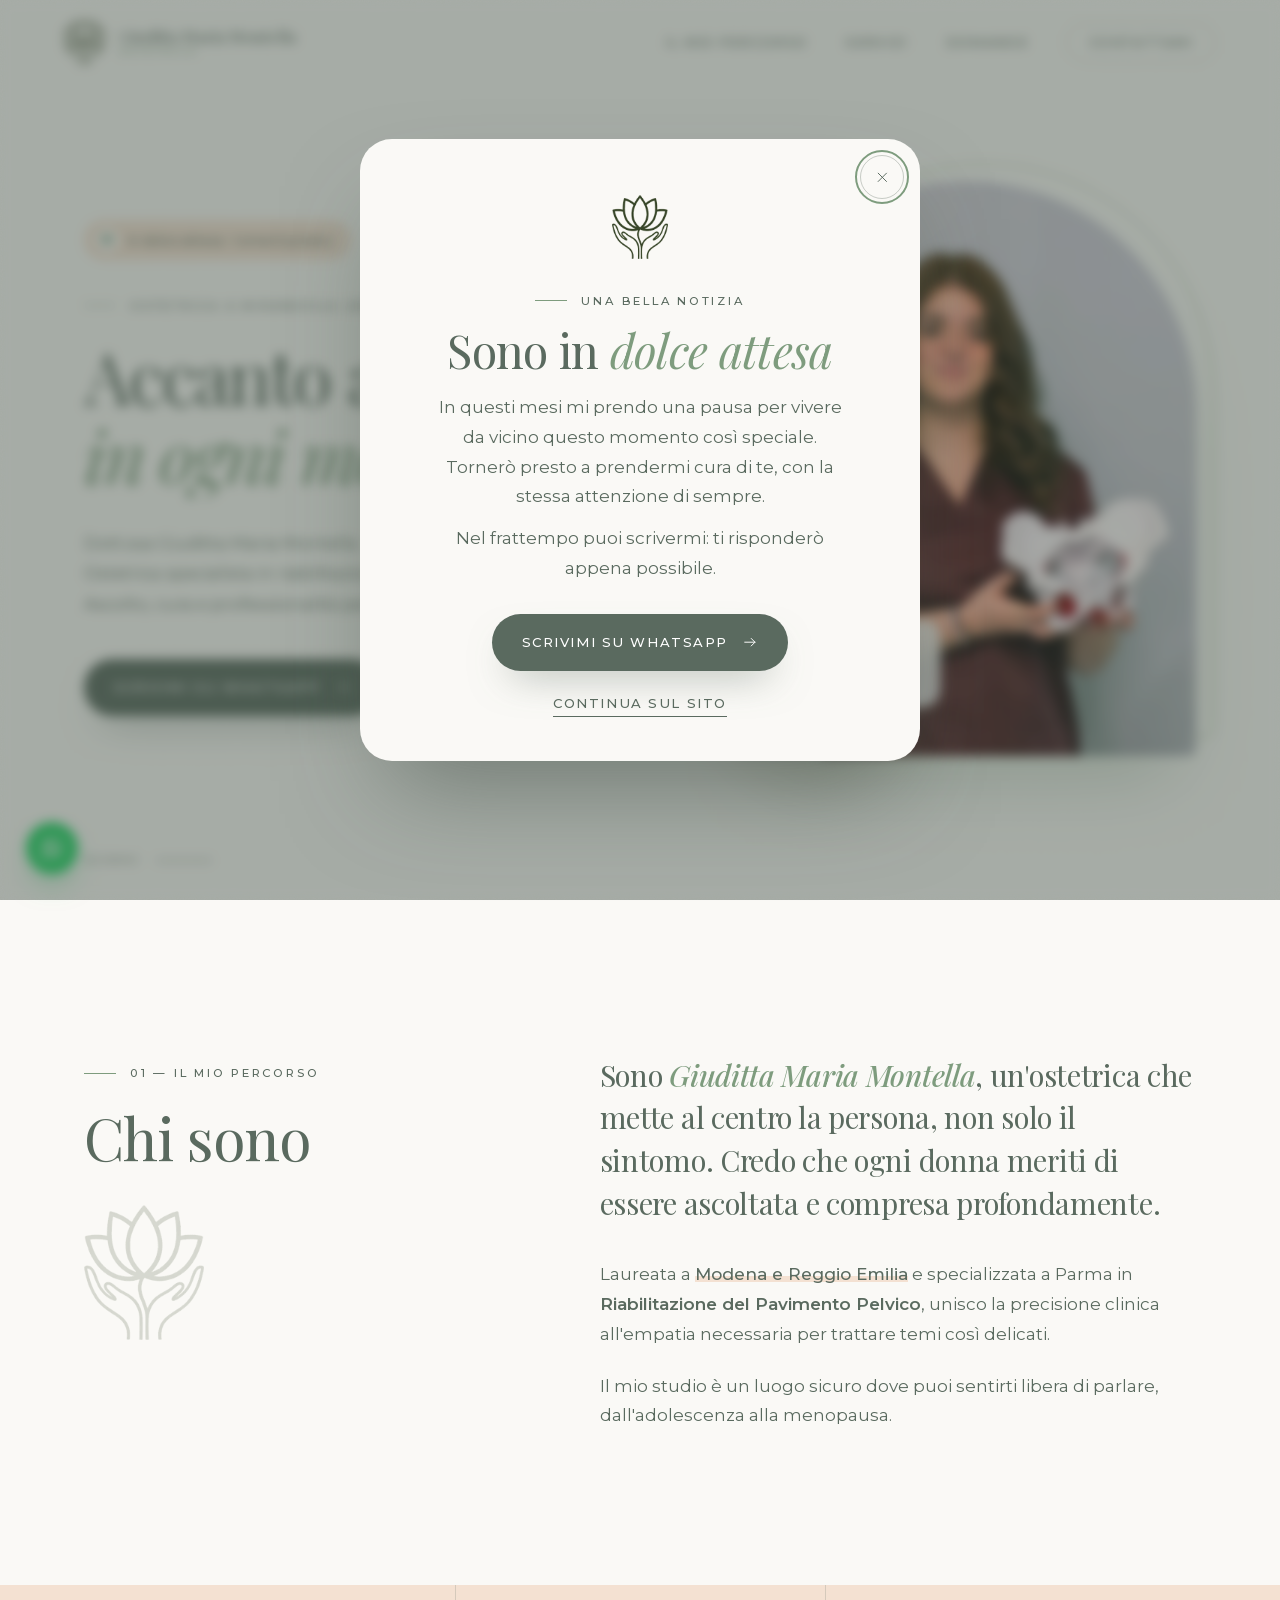
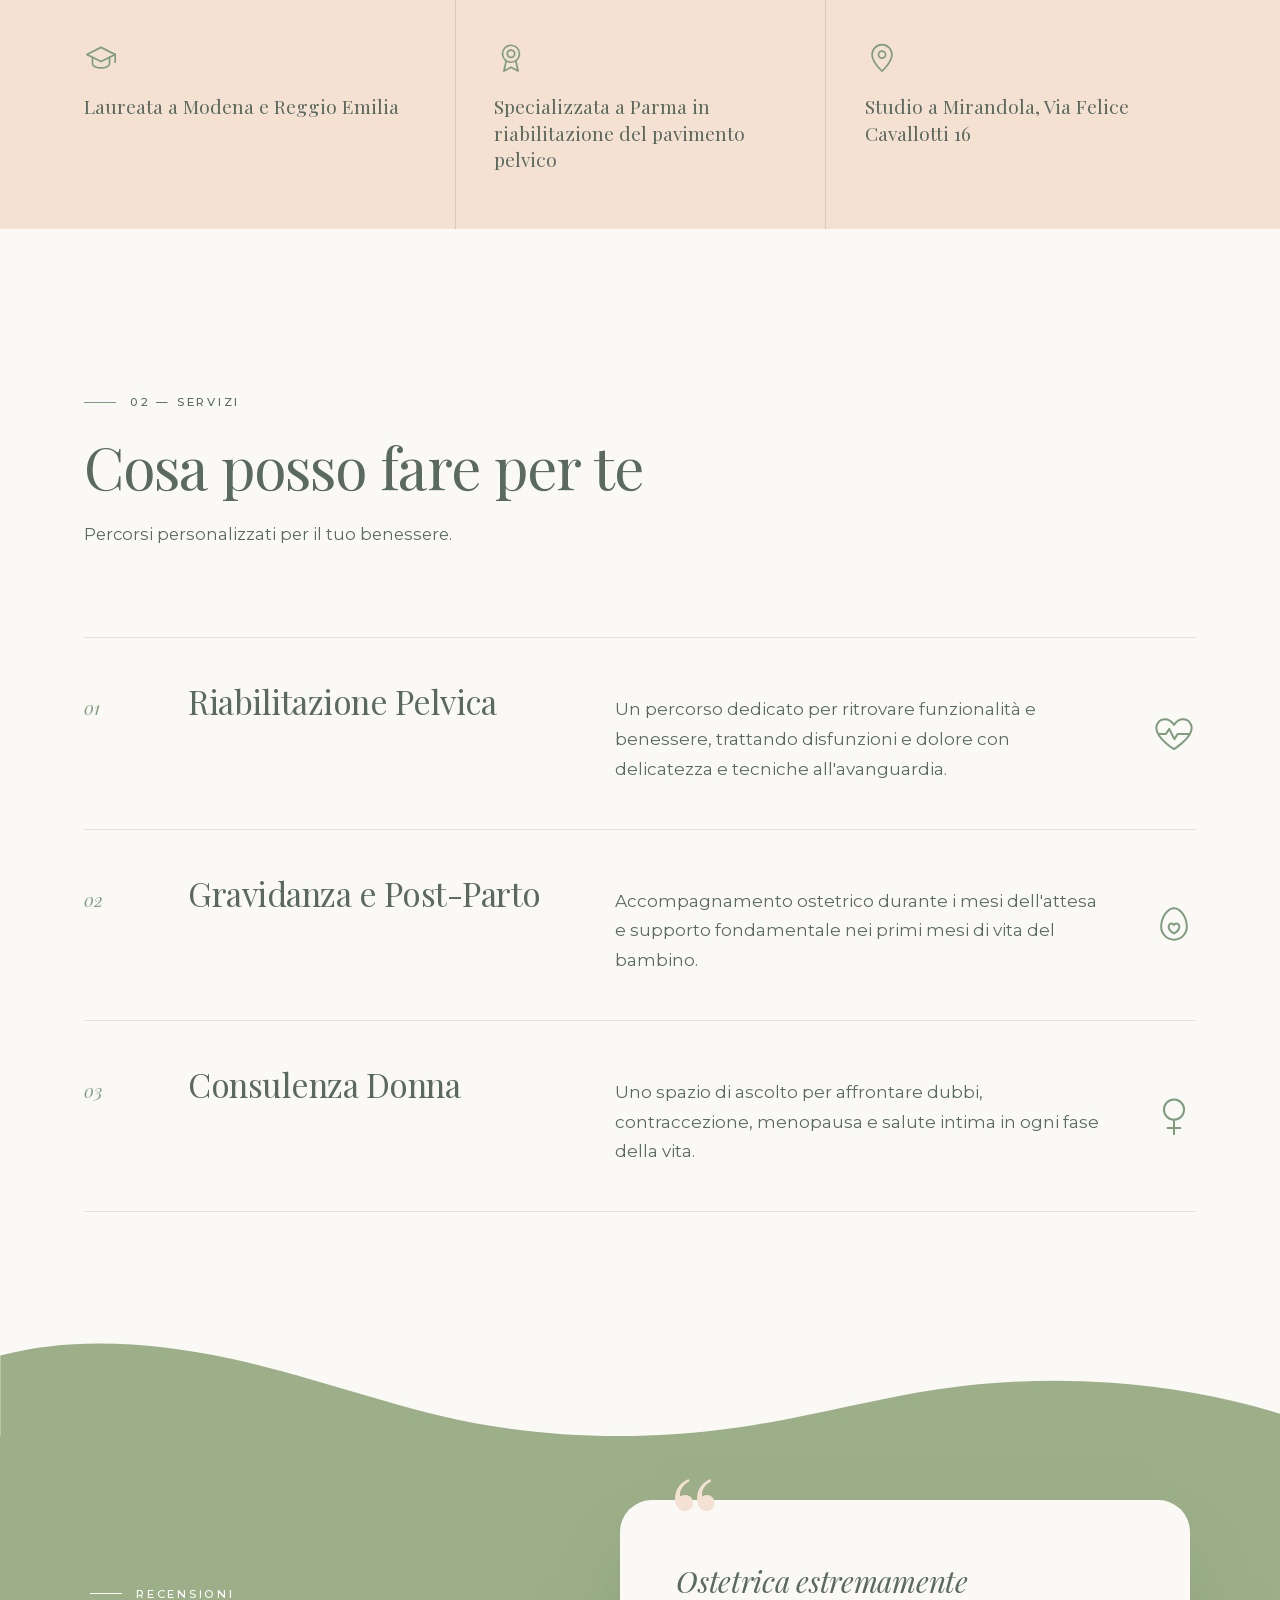
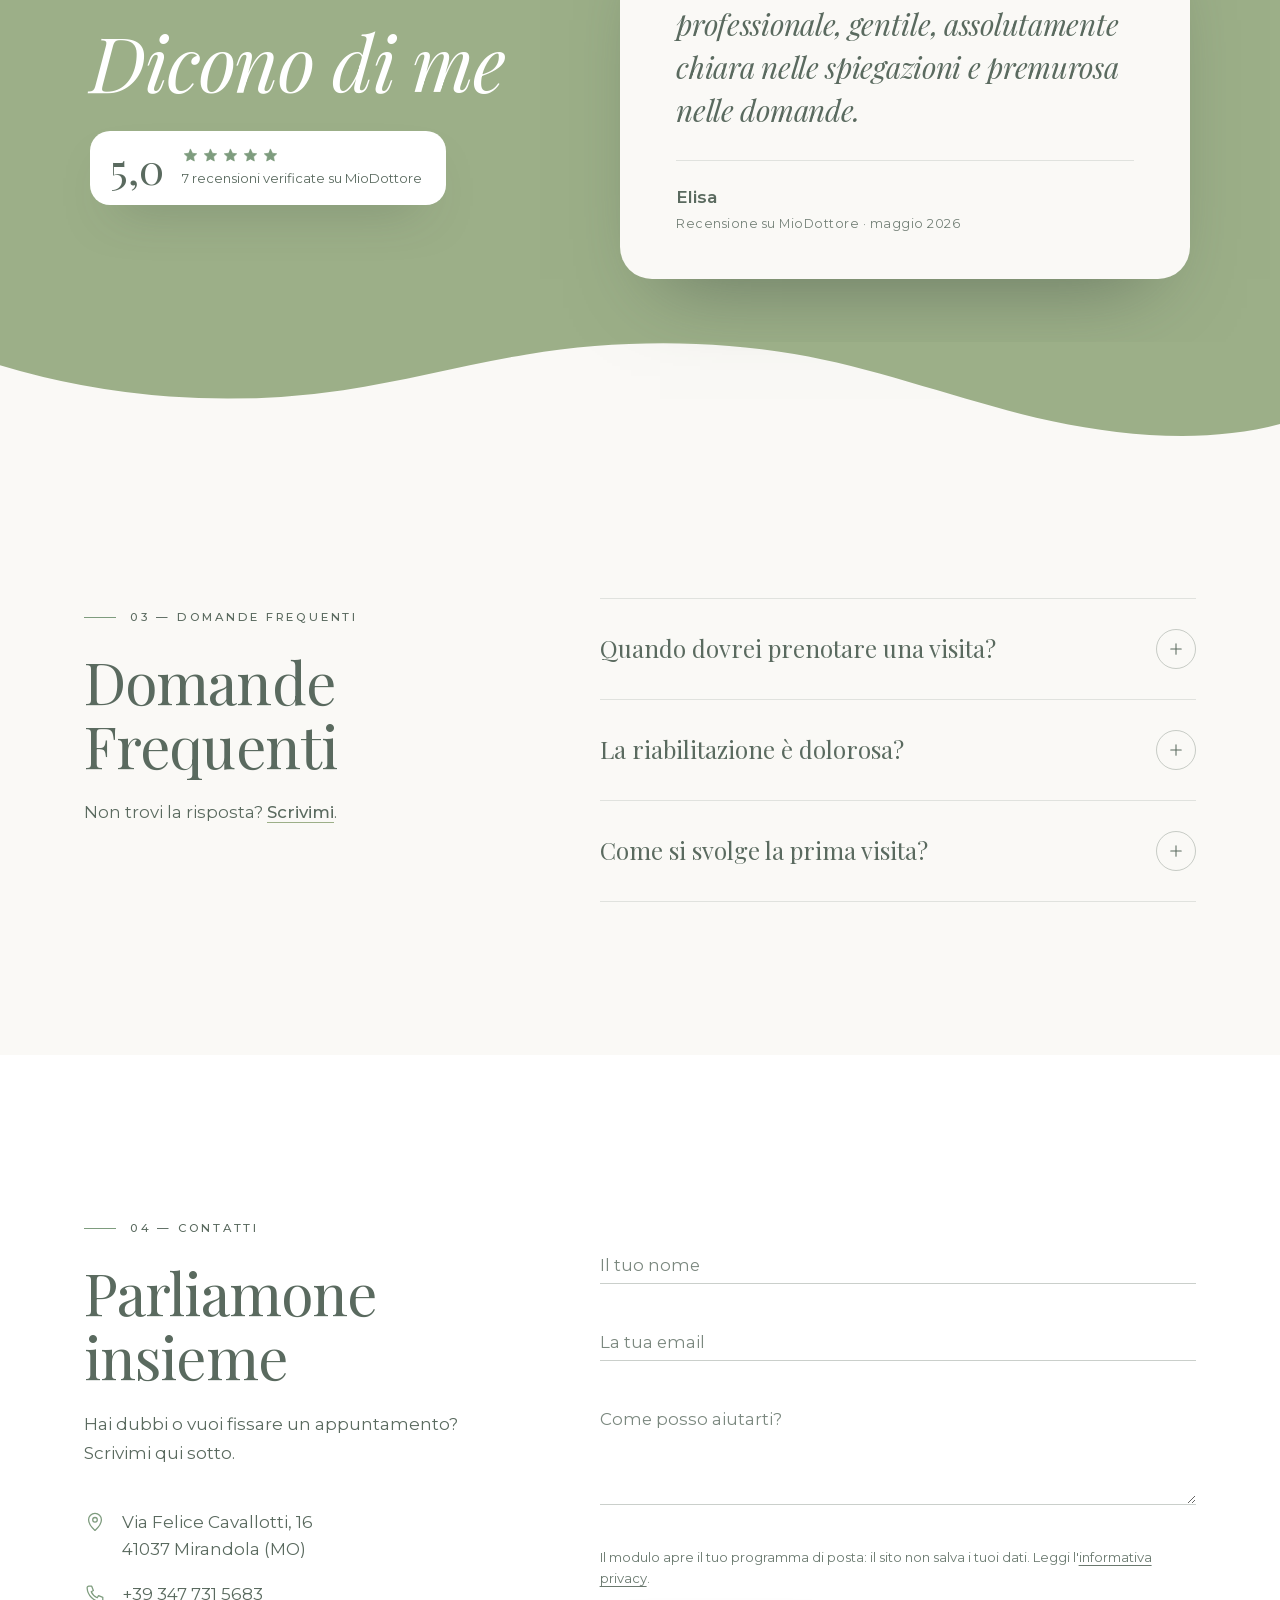
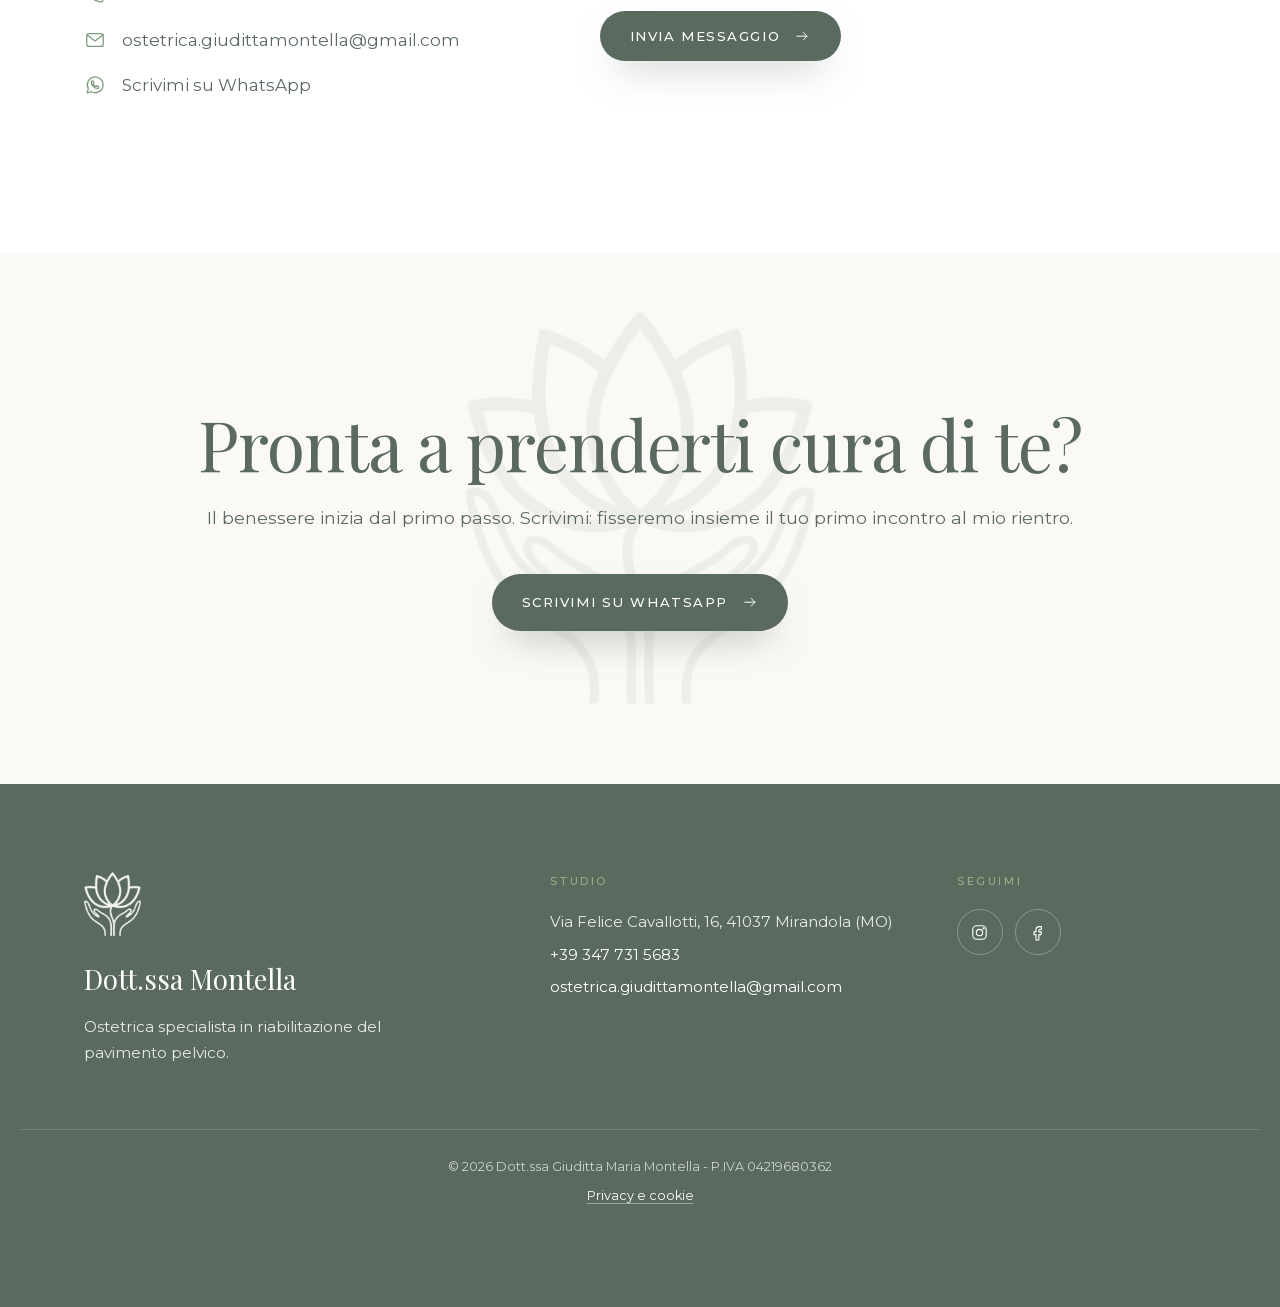
<file: index.html>
<!DOCTYPE html>
<html lang="it">
<head>
    <meta charset="UTF-8">
    <meta name="viewport" content="width=device-width, initial-scale=1.0">
    <title>Ostetrica Specialista | Riabilitazione Pavimento Pelvico</title>
    <meta name="description" content="Ostetrica specialista in riabilitazione del pavimento pelvico. Gravidanza, post-parto e salute della donna a Mirandola (MO).">
    <link rel="canonical" href="https://irenegambuzzi.github.io/ostetrica-pavimento-pelvico/">
    <meta name="theme-color" content="#FAF9F6">
    <script>document.documentElement.classList.add('js');</script>

    <!-- Anteprima social (WhatsApp, Facebook, ecc.) -->
    <meta property="og:type" content="website">
    <meta property="og:locale" content="it_IT">
    <meta property="og:url" content="https://irenegambuzzi.github.io/ostetrica-pavimento-pelvico/">
    <meta property="og:title" content="Giuditta Maria Montella | Ostetrica a Mirandola">
    <meta property="og:description" content="Ostetrica specialista in riabilitazione del pavimento pelvico. Gravidanza, post-parto e salute della donna a Mirandola (MO).">
    <meta property="og:image" content="https://irenegambuzzi.github.io/ostetrica-pavimento-pelvico/assets/foto-giuditta.jpg">
    <meta property="og:image:width" content="826">
    <meta property="og:image:height" content="1032">
    <meta property="og:image:alt" content="Giuditta Maria Montella, ostetrica, con un modello del bacino">
    <meta name="twitter:card" content="summary_large_image">

    <!-- Favicon -->
    <link rel="icon" type="image/png" sizes="32x32" href="assets/favicon-32.png">
    <link rel="apple-touch-icon" sizes="180x180" href="assets/apple-touch-icon.png">

    <!-- Font ospitati sul sito (nessuna richiesta a servizi esterni) -->
    <link rel="preload" href="assets/fonts/montserrat-latin.woff2" as="font" type="font/woff2" crossorigin>
    <link rel="preload" href="assets/fonts/playfair-latin.woff2" as="font" type="font/woff2" crossorigin>
    <link rel="preload" href="assets/fonts/playfair-italic-latin.woff2" as="font" type="font/woff2" crossorigin>

    <link rel="stylesheet" href="css/style.css">

    <!-- Dati strutturati per Google -->
    <script type="application/ld+json">
    {
        "@context": "https://schema.org",
        "@type": "MedicalBusiness",
        "name": "Dott.ssa Giuditta Maria Montella – Ostetrica",
        "description": "Ostetrica specialista in riabilitazione del pavimento pelvico. Gravidanza, post-parto e salute della donna a Mirandola (MO).",
        "url": "https://irenegambuzzi.github.io/ostetrica-pavimento-pelvico/",
        "image": "https://irenegambuzzi.github.io/ostetrica-pavimento-pelvico/assets/foto-giuditta.jpg",
        "logo": "https://irenegambuzzi.github.io/ostetrica-pavimento-pelvico/assets/logo.png",
        "telephone": "+39 347 731 5683",
        "email": "ostetrica.giudittamontella@gmail.com",
        "vatID": "IT04219680362",
        "address": {
            "@type": "PostalAddress",
            "streetAddress": "Via Felice Cavallotti, 16",
            "postalCode": "41037",
            "addressLocality": "Mirandola",
            "addressRegion": "MO",
            "addressCountry": "IT"
        },
        "employee": {
            "@type": "Person",
            "name": "Giuditta Maria Montella",
            "jobTitle": "Ostetrica"
        },
        "sameAs": [
            "https://www.instagram.com/ostetrica_giudittamontella/",
            "https://www.facebook.com/share/1KZBrsP2gh/?mibextid=wwXIfr"
        ]
    }
    </script>
</head>
<body>

    <!-- Icone disegnate a tratto sottile -->
    <svg width="0" height="0" style="position:absolute" aria-hidden="true">
        <defs>
            <symbol id="i-cap" viewBox="0 0 24 24"><path d="M2 9.5 12 4.5l10 5-10 5z"/><path d="M6 11.5V16c0 1.6 2.7 3 6 3s6-1.4 6-3v-4.5"/><path d="M22 9.5v5.5"/></symbol>
            <symbol id="i-award" viewBox="0 0 24 24"><circle cx="12" cy="9" r="6"/><circle cx="12" cy="9" r="2.6"/><path d="m8.6 14-1.6 7.2 5-2.6 5 2.6-1.6-7.2"/></symbol>
            <symbol id="i-pin" viewBox="0 0 24 24"><path d="M12 21.2s-7-6.1-7-11.6a7 7 0 0 1 14 0c0 5.5-7 11.6-7 11.6z"/><circle cx="12" cy="9.6" r="2.5"/></symbol>
            <symbol id="i-pulse" viewBox="0 0 24 24"><path d="M12 20.2s-7.6-4.6-9.3-9.7C1.6 7.2 3.7 4 7.1 4c2 0 3.5 1.1 4.9 3 1.4-1.9 2.9-3 4.9-3 3.4 0 5.5 3.2 4.4 6.5-1.7 5.1-9.3 9.7-9.3 9.7z"/><path d="M4 12h3.6l1.8-2.8 2.8 5.6 1.8-2.8H20"/></symbol>
            <symbol id="i-bloom" viewBox="0 0 24 24"><path d="M12 2.8c3.9 0 7 5.6 7 10.2a7 7 0 0 1-14 0c0-4.6 3.1-10.2 7-10.2z"/><path d="M12 16.6s-2.9-1.7-2.9-3.7c0-1 .8-1.7 1.6-1.7.6 0 1 .3 1.3.8.3-.5.7-.8 1.3-.8.8 0 1.6.7 1.6 1.7 0 2-2.9 3.7-2.9 3.7z"/></symbol>
            <symbol id="i-venus" viewBox="0 0 24 24"><circle cx="12" cy="8.5" r="5.5"/><path d="M12 14v8M8.5 18.5h7"/></symbol>
            <symbol id="i-heart" viewBox="0 0 24 24"><path d="M12 20.2s-7.6-4.6-9.3-9.7C1.6 7.2 3.7 4 7.1 4c2 0 3.5 1.1 4.9 3 1.4-1.9 2.9-3 4.9-3 3.4 0 5.5 3.2 4.4 6.5-1.7 5.1-9.3 9.7-9.3 9.7z"/></symbol>
            <symbol id="i-star" viewBox="0 0 24 24"><path d="m12 3.2 2.7 5.6 6.1.8-4.5 4.2 1.1 6-5.4-2.9-5.4 2.9 1.1-6-4.5-4.2 6.1-.8z"/></symbol>
            <symbol id="i-close" viewBox="0 0 24 24"><path d="M6 6l12 12M18 6 6 18"/></symbol>
            <symbol id="i-arrow" viewBox="0 0 24 24"><path d="M4 12h15M13.5 6.5 19 12l-5.5 5.5"/></symbol>
            <symbol id="i-plus" viewBox="0 0 24 24"><path d="M12 5v14M5 12h14"/></symbol>
            <symbol id="i-up" viewBox="0 0 24 24"><path d="M12 19V5M6.5 10.5 12 5l5.5 5.5"/></symbol>
            <symbol id="i-phone" viewBox="0 0 24 24"><path d="M5.2 3.5h3.2l1.8 4.6-2.3 1.5a11.5 11.5 0 0 0 6.5 6.5l1.5-2.3 4.6 1.8v3.2a1.8 1.8 0 0 1-1.9 1.8C10.4 20 4 13.6 3.4 5.4a1.8 1.8 0 0 1 1.8-1.9z"/></symbol>
            <symbol id="i-mail" viewBox="0 0 24 24"><rect x="3" y="5" width="18" height="14" rx="2.5"/><path d="m3.5 6.5 8.5 6.5 8.5-6.5"/></symbol>
            <symbol id="i-whatsapp" viewBox="0 0 24 24"><path d="M3.4 20.6 4.7 16A8.6 8.6 0 1 1 8 19.3z"/><path d="M9 7.6c-.5 0-1.1.6-1.1 1.6 0 2.9 3.6 6.5 6.6 6.6 1 0 1.6-.6 1.6-1.1v-.9l-2-1-1 1c-1.3-.5-2.7-1.9-3.2-3.2l1-1-1-2z"/></symbol>
            <symbol id="i-instagram" viewBox="0 0 24 24"><rect x="3.5" y="3.5" width="17" height="17" rx="5"/><circle cx="12" cy="12" r="4"/><circle cx="17.2" cy="6.8" r=".6"/></symbol>
            <symbol id="i-facebook" viewBox="0 0 24 24"><path d="M14.5 8.2h2.4V4.6h-2.6c-2.6 0-4.2 1.7-4.2 4.3v2.3H7.6v3.5h2.5v6.7h3.6v-6.7h2.7l.5-3.5h-3.2V9.4c0-.8.3-1.2.8-1.2z"/></symbol>
        </defs>
    </svg>

    <a class="skip-link" href="#percorso">Vai al contenuto</a>

    <nav class="site-nav" id="siteNav">
        <a href="#" class="brand" aria-label="Torna all'inizio">
            <img src="assets/logo-small.png" alt="Dott.ssa Montella Logo" width="160" height="180">
            <span class="brand-text">
                <span class="brand-name">Giuditta Maria Montella</span>
                <span class="brand-role">Ostetrica</span>
            </span>
        </a>
        <button class="burger" type="button" aria-label="Apri il menù" aria-expanded="false" aria-controls="nav-links">
            <span></span><span></span>
        </button>
        <ul class="nav-links" id="nav-links">
            <li><a href="#percorso">Il mio percorso</a></li>
            <li><a href="#servizi">Servizi</a></li>
            <li><a href="#domande">Domande</a></li>
            <li><a href="#contatti" class="nav-cta">Contattami</a></li>
        </ul>
    </nav>

    <header class="hero wrap">
        <div class="hero-content">
            <button type="button" class="notice-pill hero-in" style="--d:.05s" data-open-notice>
                <svg class="ic" aria-hidden="true"><use href="#i-heart"/></svg>
                In dolce attesa · tornerò presto
            </button>
            <p class="eyebrow hero-in" style="--d:.1s">Ostetrica a Mirandola (MO)</p>
            <h1 aria-label="Accanto a te, in ogni momento.">
                <span class="line" aria-hidden="true"><span class="w" style="--d:.2s">Accanto</span> <span class="w" style="--d:.28s">a</span> <span class="w" style="--d:.36s">te,</span></span>
                <span class="line accent" aria-hidden="true"><span class="w" style="--d:.48s">in</span> <span class="w" style="--d:.56s">ogni</span> <span class="w" style="--d:.64s">momento.</span></span>
            </h1>
            <p class="hero-text hero-in" style="--d:.8s">Dott.ssa Giuditta Maria Montella<br>Ostetrica specialista in riabilitazione del pavimento pelvico. <br>Ascolto, cura e professionalità per il tuo benessere intimo.</p>
            <div class="hero-buttons hero-in" style="--d:.92s">
                <!-- Durante la pausa maternità: al rientro rimettere il link di prenotazione MioDottore -->
                <a href="https://wa.me/393477315683" target="_blank" rel="noopener" class="btn">
                    Scrivimi su WhatsApp
                    <svg class="ic" aria-hidden="true"><use href="#i-arrow"/></svg>
                </a>
                <a href="#servizi" class="link-arrow">I miei servizi</a>
            </div>
        </div>

        <div class="hero-visual">
            <div class="hero-photo">
                <picture>
                    <source type="image/webp" srcset="assets/foto-giuditta-600.webp 600w, assets/foto-giuditta.webp 826w" sizes="(max-width: 768px) 260px, 460px">
                    <img src="assets/foto-giuditta.jpg" alt="Giuditta Maria Montella, ostetrica, con un modello del bacino" width="826" height="1032" fetchpriority="high">
                </picture>
            </div>
            <div class="hero-badge hero-in" style="--d:1.1s">
                <svg class="ic" aria-hidden="true"><use href="#i-award"/></svg>
                <span>Specializzata in<br><strong>riabilitazione del pavimento pelvico</strong></span>
            </div>
        </div>

        <a href="#percorso" class="scroll-cue hero-in" style="--d:1.3s" aria-label="Scorri alla sezione Chi sono">
            <span>Scorri</span><i aria-hidden="true"></i>
        </a>
    </header>

    <main>
        <section id="percorso" class="about wrap">
            <div class="about-head reveal">
                <p class="eyebrow">01 — Il mio percorso</p>
                <h2>Chi sono</h2>
                <img src="assets/logo-small.png" alt="" class="about-mark" width="160" height="180" loading="lazy">
            </div>
            <div class="about-text">
                <p class="lead reveal">Sono <strong>Giuditta Maria Montella</strong>, un'ostetrica che mette al centro la persona, non solo il sintomo. Credo che ogni donna meriti di essere ascoltata e compresa profondamente.</p>
                <p class="reveal" style="--d:.1s">Laureata a <span class="highlight">Modena e Reggio Emilia</span> e specializzata a Parma in <strong>Riabilitazione del Pavimento Pelvico</strong>, unisco la precisione clinica all'empatia necessaria per trattare temi così delicati.</p>
                <p class="reveal" style="--d:.2s">Il mio studio è un luogo sicuro dove puoi sentirti libera di parlare, dall'adolescenza alla menopausa.</p>
            </div>
        </section>

        <!-- Punti chiave -->
        <section class="stats" aria-label="Formazione e studio">
            <div class="stats-inner wrap">
                <div class="stat-item reveal">
                    <svg class="ic" aria-hidden="true"><use href="#i-cap"/></svg>
                    <p>Laureata a Modena e Reggio Emilia</p>
                </div>
                <div class="stat-item reveal" style="--d:.1s">
                    <svg class="ic" aria-hidden="true"><use href="#i-award"/></svg>
                    <p>Specializzata a Parma in riabilitazione del pavimento pelvico</p>
                </div>
                <div class="stat-item reveal" style="--d:.2s">
                    <svg class="ic" aria-hidden="true"><use href="#i-pin"/></svg>
                    <p>Studio a Mirandola, Via Felice Cavallotti 16</p>
                </div>
            </div>
        </section>

        <section id="servizi" class="services wrap">
            <div class="section-head reveal">
                <p class="eyebrow">02 — Servizi</p>
                <h2>Cosa posso fare per te</h2>
                <p>Percorsi personalizzati per il tuo benessere.</p>
            </div>

            <ol class="service-list">
                <li class="service reveal">
                    <span class="service-num">01</span>
                    <h3>Riabilitazione Pelvica</h3>
                    <p>Un percorso dedicato per ritrovare funzionalità e benessere, trattando disfunzioni e dolore con delicatezza e tecniche all'avanguardia.</p>
                    <svg class="ic service-ic" aria-hidden="true"><use href="#i-pulse"/></svg>
                </li>
                <li class="service reveal">
                    <span class="service-num">02</span>
                    <h3>Gravidanza e Post-Parto</h3>
                    <p>Accompagnamento ostetrico durante i mesi dell'attesa e supporto fondamentale nei primi mesi di vita del bambino.</p>
                    <svg class="ic service-ic" aria-hidden="true"><use href="#i-bloom"/></svg>
                </li>
                <li class="service reveal">
                    <span class="service-num">03</span>
                    <h3>Consulenza Donna</h3>
                    <p>Uno spazio di ascolto per affrontare dubbi, contraccezione, menopausa e salute intima in ogni fase della vita.</p>
                    <svg class="ic service-ic" aria-hidden="true"><use href="#i-venus"/></svg>
                </li>
            </ol>
        </section>

        <!-- Recensioni con Onde -->
        <div class="wave-divider top" aria-hidden="true">
            <svg xmlns="http://www.w3.org/2000/svg" viewBox="0 0 1200 120" preserveAspectRatio="none">
                <path d="M321.39,56.44c58-10.79,114.16-30.13,172-41.86,82.39-16.72,168.19-17.73,250.45-.39C823.78,31,906.67,72,985.66,92.83c70.05,18.48,146.53,26.09,214.34,3V0H0V27.35A600.21,600.21,0,0,0,321.39,56.44Z" class="shape-fill"></path>
            </svg>
        </div>

        <section class="testimonials" aria-labelledby="recensioni-title">
            <div class="testimonials-inner">
                <div class="rating reveal">
                    <p class="eyebrow eyebrow-light">Recensioni</p>
                    <h2 id="recensioni-title">Dicono di me</h2>
                    <div class="rating-score">
                        <span class="rating-num">5,0</span>
                        <span class="rating-meta">
                            <span class="stars" role="img" aria-label="5 stelle su 5">
                                <svg class="ic" aria-hidden="true"><use href="#i-star"/></svg><svg class="ic" aria-hidden="true"><use href="#i-star"/></svg><svg class="ic" aria-hidden="true"><use href="#i-star"/></svg><svg class="ic" aria-hidden="true"><use href="#i-star"/></svg><svg class="ic" aria-hidden="true"><use href="#i-star"/></svg>
                            </span>
                            <span>7 recensioni verificate su MioDottore</span>
                        </span>
                    </div>
                </div>
                <figure class="review reveal" style="--d:.12s">
                    <span class="quote-mark" aria-hidden="true">&ldquo;</span>
                    <blockquote>
                        <p>Ostetrica estremamente professionale, gentile, assolutamente chiara nelle spiegazioni e premurosa nelle domande.</p>
                    </blockquote>
                    <figcaption>
                        <span class="review-name">Elisa</span>
                        <span class="review-date">Recensione su MioDottore · maggio 2026</span>
                    </figcaption>
                </figure>
            </div>
        </section>

        <div class="wave-divider bottom" aria-hidden="true">
            <svg xmlns="http://www.w3.org/2000/svg" viewBox="0 0 1200 120" preserveAspectRatio="none">
                <path d="M321.39,56.44c58-10.79,114.16-30.13,172-41.86,82.39-16.72,168.19-17.73,250.45-.39C823.78,31,906.67,72,985.66,92.83c70.05,18.48,146.53,26.09,214.34,3V0H0V27.35A600.21,600.21,0,0,0,321.39,56.44Z" class="shape-fill"></path>
            </svg>
        </div>

        <!-- Sezione FAQ -->
        <section id="domande" class="faq wrap">
            <div class="section-head reveal">
                <p class="eyebrow">03 — Domande frequenti</p>
                <h2>Domande Frequenti</h2>
                <p class="faq-note">Non trovi la risposta? <a href="#contatti">Scrivimi</a>.</p>
            </div>
            <div class="accordion reveal" style="--d:.1s">
                <div class="accordion-item">
                    <h3>
                        <button class="accordion-header" type="button" aria-expanded="false" aria-controls="faq-1" id="faq-1-btn">
                            Quando dovrei prenotare una visita?
                            <svg class="ic" aria-hidden="true"><use href="#i-plus"/></svg>
                        </button>
                    </h3>
                    <div class="accordion-content" id="faq-1" role="region" aria-labelledby="faq-1-btn">
                        <p>È consigliabile prenotare una visita in qualsiasi momento tu senta il bisogno di un controllo, sia in gravidanza, nel post-parto o per problematiche legate al pavimento pelvico. La prevenzione è fondamentale.</p>
                    </div>
                </div>
                <div class="accordion-item">
                    <h3>
                        <button class="accordion-header" type="button" aria-expanded="false" aria-controls="faq-2" id="faq-2-btn">
                            La riabilitazione è dolorosa?
                            <svg class="ic" aria-hidden="true"><use href="#i-plus"/></svg>
                        </button>
                    </h3>
                    <div class="accordion-content" id="faq-2" role="region" aria-labelledby="faq-2-btn">
                        <p>Le tecniche utilizzate sono delicate e rispettose del tuo corpo. Il percorso è sempre graduale e si adatta al tuo comfort: ogni passo si concorda insieme.</p>
                    </div>
                </div>
                <div class="accordion-item">
                    <h3>
                        <button class="accordion-header" type="button" aria-expanded="false" aria-controls="faq-3" id="faq-3-btn">
                            Come si svolge la prima visita?
                            <svg class="ic" aria-hidden="true"><use href="#i-plus"/></svg>
                        </button>
                    </h3>
                    <div class="accordion-content" id="faq-3" role="region" aria-labelledby="faq-3-btn">
                        <p>La prima visita consiste in un colloquio approfondito per conoscere la tua storia e i tuoi bisogni, seguito da una valutazione fisica accurata ma delicata.</p>
                    </div>
                </div>
            </div>
        </section>

        <section id="contatti" class="contact">
            <div class="contact-inner wrap">
                <div class="contact-info reveal">
                    <p class="eyebrow">04 — Contatti</p>
                    <h2>Parliamone insieme</h2>
                    <p>Hai dubbi o vuoi fissare un appuntamento? Scrivimi qui sotto.</p>
                    <ul class="contact-list">
                        <li><svg class="ic" aria-hidden="true"><use href="#i-pin"/></svg><span>Via Felice Cavallotti, 16<br>41037 Mirandola (MO)</span></li>
                        <li><svg class="ic" aria-hidden="true"><use href="#i-phone"/></svg><a href="tel:+393477315683">+39 347 731 5683</a></li>
                        <li><svg class="ic" aria-hidden="true"><use href="#i-mail"/></svg><a href="mailto:ostetrica.giudittamontella@gmail.com">ostetrica.giudittamontella<wbr>@gmail.com</a></li>
                        <li><svg class="ic" aria-hidden="true"><use href="#i-whatsapp"/></svg><a href="https://wa.me/393477315683" target="_blank" rel="noopener">Scrivimi su WhatsApp</a></li>
                    </ul>
                </div>

                <!-- Il modulo apre il programma di posta con il messaggio già compilato -->
                <form class="contact-form reveal" id="emailForm" style="--d:.1s">
                    <div class="field">
                        <input type="text" id="f-nome" name="nome" placeholder=" " autocomplete="name" required>
                        <label for="f-nome">Il tuo nome</label>
                    </div>
                    <div class="field">
                        <input type="email" id="f-email" name="email" placeholder=" " autocomplete="email" required>
                        <label for="f-email">La tua email</label>
                    </div>
                    <div class="field">
                        <textarea id="f-msg" name="messaggio" rows="4" placeholder=" " required></textarea>
                        <label for="f-msg">Come posso aiutarti?</label>
                    </div>
                    <p class="form-note">Il modulo apre il tuo programma di posta: il sito non salva i tuoi dati. Leggi l'<a href="privacy.html">informativa privacy</a>.</p>
                    <button type="submit" class="btn">
                        Invia Messaggio
                        <svg class="ic" aria-hidden="true"><use href="#i-arrow"/></svg>
                    </button>
                </form>
            </div>
        </section>

        <!-- CTA Finale -->
        <section class="cta-final">
            <img src="assets/logo.png" alt="" class="cta-mark" width="337" height="421" loading="lazy">
            <div class="cta-inner reveal">
                <h2>Pronta a prenderti cura di te?</h2>
                <p>Il benessere inizia dal primo passo. Scrivimi: fisseremo insieme il tuo primo incontro al mio rientro.</p>
                <!-- Durante la pausa maternità: al rientro rimettere "Prenota Appuntamento" con il link MioDottore -->
                <a href="https://wa.me/393477315683" target="_blank" rel="noopener" class="btn">
                    Scrivimi su WhatsApp
                    <svg class="ic" aria-hidden="true"><use href="#i-arrow"/></svg>
                </a>
            </div>
        </section>
    </main>

    <!-- Scroll to Top Button -->
    <a href="#" class="scroll-top" aria-label="Torna su">
        <svg class="ic" aria-hidden="true"><use href="#i-up"/></svg>
    </a>

    <!-- WhatsApp Button -->
    <a href="https://wa.me/393477315683" class="whatsapp-btn" target="_blank" rel="noopener" aria-label="Scrivimi su WhatsApp">
        <svg class="ic" aria-hidden="true"><use href="#i-whatsapp"/></svg>
    </a>

    <footer class="site-footer">
        <div class="footer-grid wrap">
            <div class="footer-brand">
                <img src="assets/logo-small.png" alt="" class="footer-logo-img" width="160" height="180" loading="lazy">
                <div class="footer-logo">Dott.ssa Montella</div>
                <p>Ostetrica specialista in riabilitazione del pavimento pelvico.</p>
            </div>
            <div class="footer-info">
                <p class="footer-label">Studio</p>
                <p>Via Felice Cavallotti, 16, 41037 Mirandola (MO)</p>
                <p><a href="tel:+393477315683">+39 347 731 5683</a></p>
                <p><a href="mailto:ostetrica.giudittamontella@gmail.com">ostetrica.giudittamontella<wbr>@gmail.com</a></p>
            </div>
            <div class="footer-social">
                <p class="footer-label">Seguimi</p>
                <div class="social-links">
                    <a href="https://www.instagram.com/ostetrica_giudittamontella/" target="_blank" rel="noopener" aria-label="Instagram"><svg class="ic" aria-hidden="true"><use href="#i-instagram"/></svg></a>
                    <a href="https://www.facebook.com/share/1KZBrsP2gh/?mibextid=wwXIfr" target="_blank" rel="noopener" aria-label="Facebook"><svg class="ic" aria-hidden="true"><use href="#i-facebook"/></svg></a>
                </div>
            </div>
        </div>
        <div class="footer-bottom wrap">
            <p>&copy; 2026 Dott.ssa Giuditta Maria Montella - P.IVA 04219680362</p>
            <p><a href="privacy.html">Privacy e cookie</a></p>
        </div>
    </footer>

    <!-- Avviso pausa maternità (si disattiva da js/script.js: AVVISO_MATERNITA) -->
    <dialog class="notice" id="noticeDialog" aria-labelledby="notice-title">
        <button type="button" class="notice-close" data-close-notice aria-label="Chiudi l'avviso">
            <svg class="ic" aria-hidden="true"><use href="#i-close"/></svg>
        </button>
        <img src="assets/logo-small.png" alt="" class="notice-mark" width="160" height="180">
        <p class="eyebrow">Una bella notizia</p>
        <h2 id="notice-title">Sono in <em>dolce attesa</em></h2>
        <p>In questi mesi mi prendo una pausa per vivere da vicino questo momento così speciale. Tornerò presto a prendermi cura di te, con la stessa attenzione di sempre.</p>
        <p>Nel frattempo puoi scrivermi: ti risponderò appena possibile.</p>
        <div class="notice-actions">
            <a href="https://wa.me/393477315683" target="_blank" rel="noopener" class="btn">
                Scrivimi su WhatsApp
                <svg class="ic" aria-hidden="true"><use href="#i-arrow"/></svg>
            </a>
            <button type="button" class="link-arrow" data-close-notice>Continua sul sito</button>
        </div>
    </dialog>

    <script src="js/script.js" defer></script>
</body>
</html>
</file>
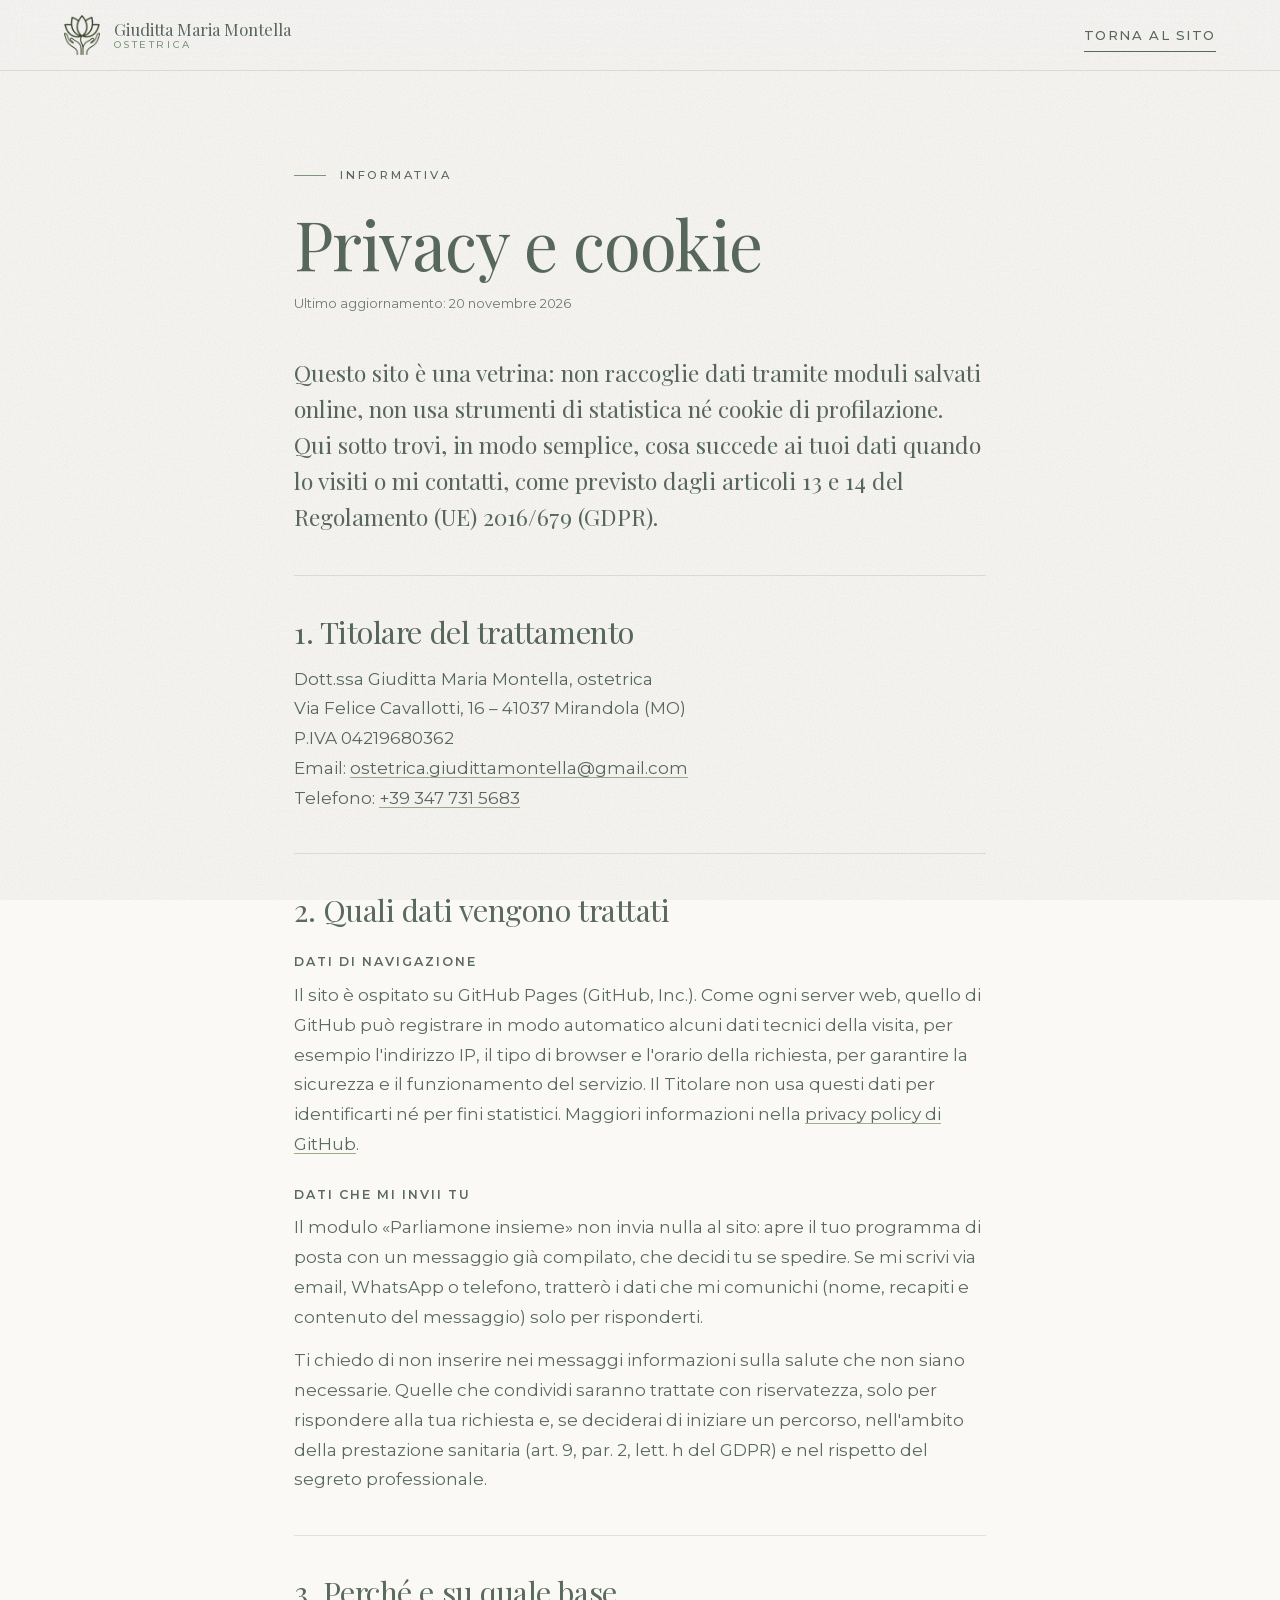
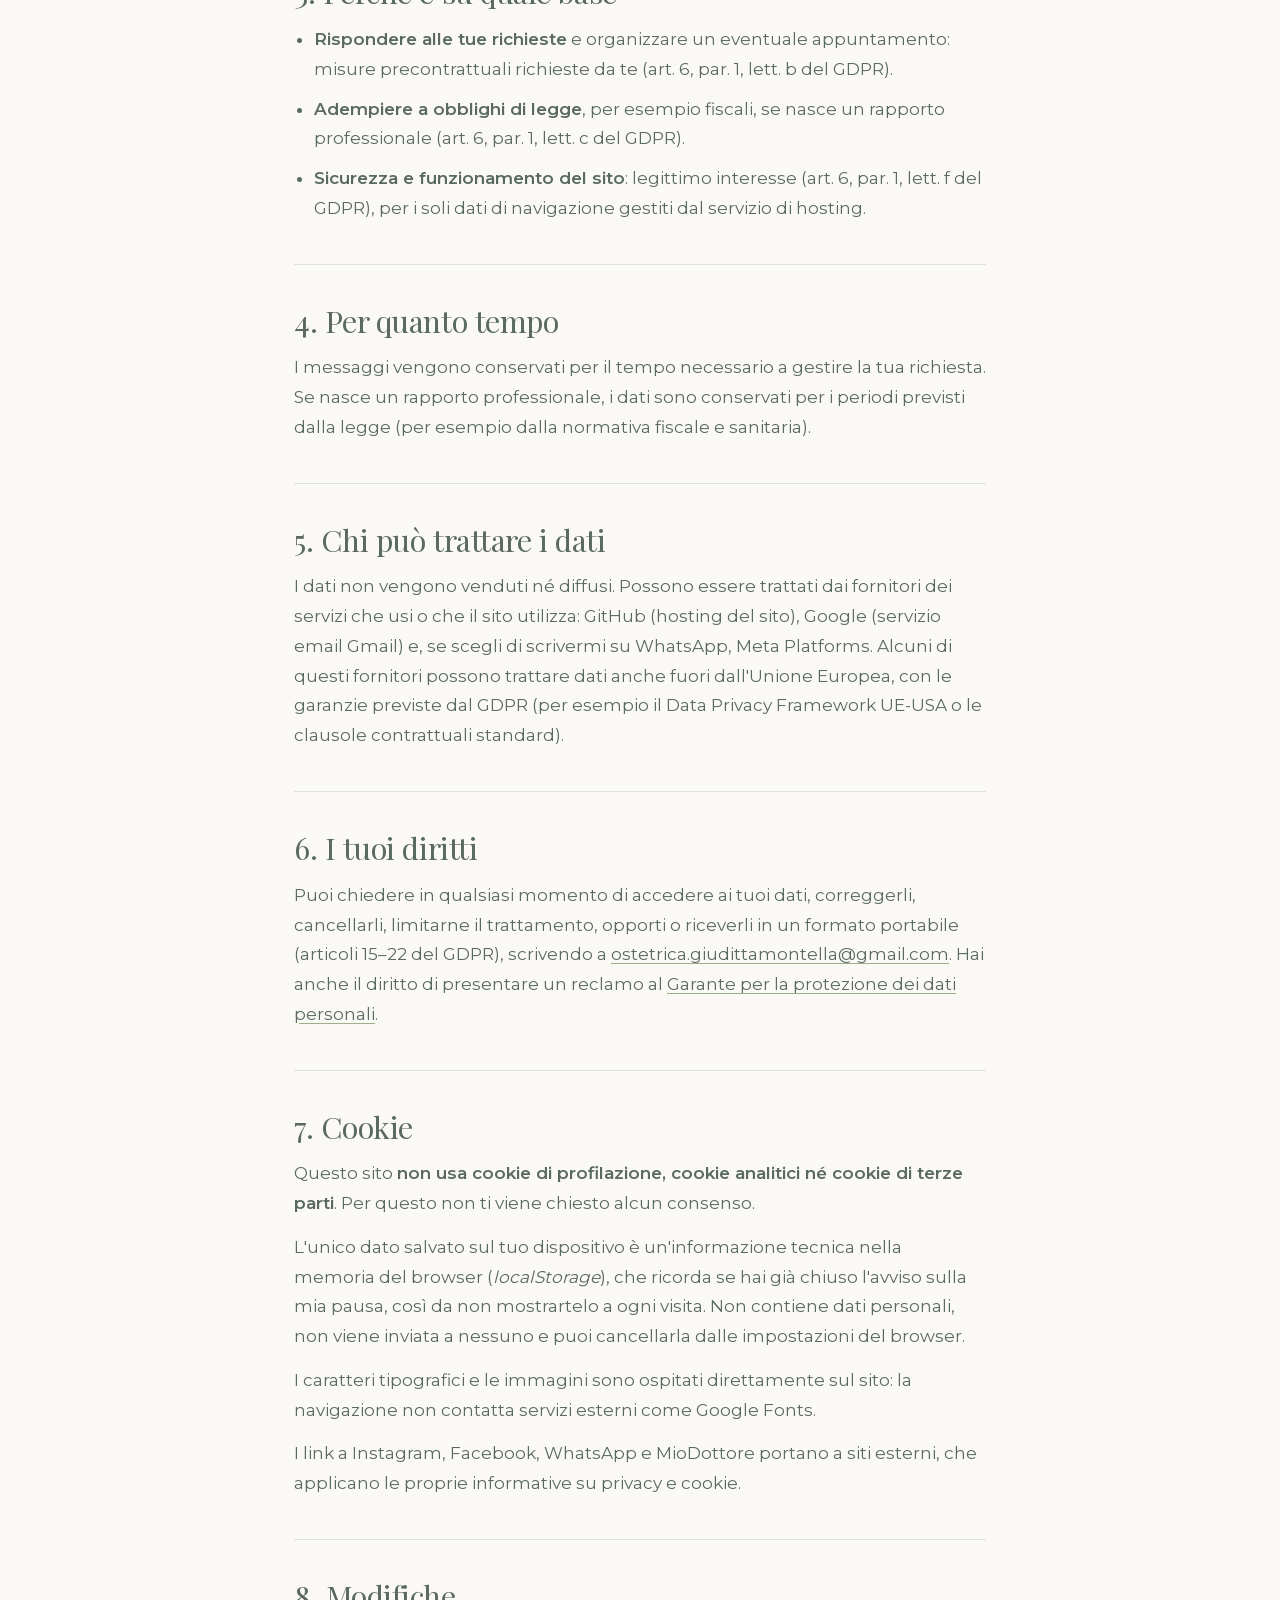
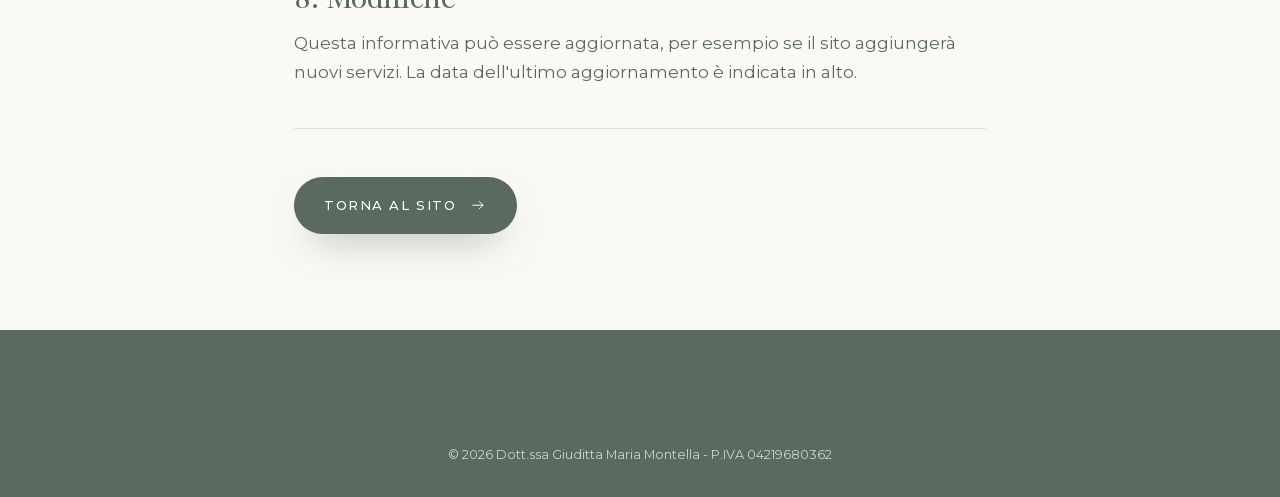
<file: privacy.html>
<!DOCTYPE html>
<html lang="it">
<head>
    <meta charset="UTF-8">
    <meta name="viewport" content="width=device-width, initial-scale=1.0">
    <title>Privacy e Cookie | Dott.ssa Giuditta Maria Montella</title>
    <meta name="description" content="Informativa sul trattamento dei dati personali e sull'uso dei cookie del sito della Dott.ssa Giuditta Maria Montella, ostetrica a Mirandola (MO).">
    <meta name="robots" content="noindex, follow">
    <link rel="canonical" href="https://irenegambuzzi.github.io/ostetrica-pavimento-pelvico/privacy.html">
    <meta name="theme-color" content="#FAF9F6">
    <link rel="icon" type="image/png" sizes="32x32" href="assets/favicon-32.png">
    <link rel="apple-touch-icon" sizes="180x180" href="assets/apple-touch-icon.png">
    <link rel="preload" href="assets/fonts/montserrat-latin.woff2" as="font" type="font/woff2" crossorigin>
    <link rel="preload" href="assets/fonts/playfair-latin.woff2" as="font" type="font/woff2" crossorigin>
    <link rel="stylesheet" href="css/style.css">
</head>
<body class="legal-page">

    <nav class="site-nav scrolled">
        <a href="index.html" class="brand" aria-label="Torna alla pagina principale">
            <img src="assets/logo-small.png" alt="Dott.ssa Montella Logo" width="160" height="180">
            <span class="brand-text">
                <span class="brand-name">Giuditta Maria Montella</span>
                <span class="brand-role">Ostetrica</span>
            </span>
        </a>
        <a href="index.html" class="link-arrow">Torna al sito</a>
    </nav>

    <main class="legal wrap">
        <p class="eyebrow">Informativa</p>
        <h1>Privacy e cookie</h1>
        <p class="legal-updated">Ultimo aggiornamento: 20 novembre 2026</p>

        <p class="legal-lead">Questo sito è una vetrina: non raccoglie dati tramite moduli salvati online, non usa strumenti di statistica né cookie di profilazione. Qui sotto trovi, in modo semplice, cosa succede ai tuoi dati quando lo visiti o mi contatti, come previsto dagli articoli 13 e 14 del Regolamento (UE) 2016/679 (GDPR).</p>

        <section>
            <h2>1. Titolare del trattamento</h2>
            <p>Dott.ssa Giuditta Maria Montella, ostetrica<br>
            Via Felice Cavallotti, 16 – 41037 Mirandola (MO)<br>
            P.IVA 04219680362<br>
            Email: <a href="mailto:ostetrica.giudittamontella@gmail.com">ostetrica.giudittamontella@gmail.com</a><br>
            Telefono: <a href="tel:+393477315683">+39 347 731 5683</a></p>
        </section>

        <section>
            <h2>2. Quali dati vengono trattati</h2>
            <h3>Dati di navigazione</h3>
            <p>Il sito è ospitato su GitHub Pages (GitHub, Inc.). Come ogni server web, quello di GitHub può registrare in modo automatico alcuni dati tecnici della visita, per esempio l'indirizzo IP, il tipo di browser e l'orario della richiesta, per garantire la sicurezza e il funzionamento del servizio. Il Titolare non usa questi dati per identificarti né per fini statistici. Maggiori informazioni nella <a href="https://docs.github.com/en/site-policy/privacy-policies/github-general-privacy-statement" target="_blank" rel="noopener">privacy policy di GitHub</a>.</p>

            <h3>Dati che mi invii tu</h3>
            <p>Il modulo «Parliamone insieme» non invia nulla al sito: apre il tuo programma di posta con un messaggio già compilato, che decidi tu se spedire. Se mi scrivi via email, WhatsApp o telefono, tratterò i dati che mi comunichi (nome, recapiti e contenuto del messaggio) solo per risponderti.</p>
            <p>Ti chiedo di non inserire nei messaggi informazioni sulla salute che non siano necessarie. Quelle che condividi saranno trattate con riservatezza, solo per rispondere alla tua richiesta e, se deciderai di iniziare un percorso, nell'ambito della prestazione sanitaria (art. 9, par. 2, lett. h del GDPR) e nel rispetto del segreto professionale.</p>
        </section>

        <section>
            <h2>3. Perché e su quale base</h2>
            <ul>
                <li><strong>Rispondere alle tue richieste</strong> e organizzare un eventuale appuntamento: misure precontrattuali richieste da te (art. 6, par. 1, lett. b del GDPR).</li>
                <li><strong>Adempiere a obblighi di legge</strong>, per esempio fiscali, se nasce un rapporto professionale (art. 6, par. 1, lett. c del GDPR).</li>
                <li><strong>Sicurezza e funzionamento del sito</strong>: legittimo interesse (art. 6, par. 1, lett. f del GDPR), per i soli dati di navigazione gestiti dal servizio di hosting.</li>
            </ul>
        </section>

        <section>
            <h2>4. Per quanto tempo</h2>
            <p>I messaggi vengono conservati per il tempo necessario a gestire la tua richiesta. Se nasce un rapporto professionale, i dati sono conservati per i periodi previsti dalla legge (per esempio dalla normativa fiscale e sanitaria).</p>
        </section>

        <section>
            <h2>5. Chi può trattare i dati</h2>
            <p>I dati non vengono venduti né diffusi. Possono essere trattati dai fornitori dei servizi che usi o che il sito utilizza: GitHub (hosting del sito), Google (servizio email Gmail) e, se scegli di scrivermi su WhatsApp, Meta Platforms. Alcuni di questi fornitori possono trattare dati anche fuori dall'Unione Europea, con le garanzie previste dal GDPR (per esempio il Data Privacy Framework UE-USA o le clausole contrattuali standard).</p>
        </section>

        <section>
            <h2>6. I tuoi diritti</h2>
            <p>Puoi chiedere in qualsiasi momento di accedere ai tuoi dati, correggerli, cancellarli, limitarne il trattamento, opporti o riceverli in un formato portabile (articoli 15–22 del GDPR), scrivendo a <a href="mailto:ostetrica.giudittamontella@gmail.com">ostetrica.giudittamontella@gmail.com</a>. Hai anche il diritto di presentare un reclamo al <a href="https://www.garanteprivacy.it" target="_blank" rel="noopener">Garante per la protezione dei dati personali</a>.</p>
        </section>

        <section id="cookie">
            <h2>7. Cookie</h2>
            <p>Questo sito <strong>non usa cookie di profilazione, cookie analitici né cookie di terze parti</strong>. Per questo non ti viene chiesto alcun consenso.</p>
            <p>L'unico dato salvato sul tuo dispositivo è un'informazione tecnica nella memoria del browser (<em>localStorage</em>), che ricorda se hai già chiuso l'avviso sulla mia pausa, così da non mostrartelo a ogni visita. Non contiene dati personali, non viene inviata a nessuno e puoi cancellarla dalle impostazioni del browser.</p>
            <p>I caratteri tipografici e le immagini sono ospitati direttamente sul sito: la navigazione non contatta servizi esterni come Google Fonts.</p>
            <p>I link a Instagram, Facebook, WhatsApp e MioDottore portano a siti esterni, che applicano le proprie informative su privacy e cookie.</p>
        </section>

        <section>
            <h2>8. Modifiche</h2>
            <p>Questa informativa può essere aggiornata, per esempio se il sito aggiungerà nuovi servizi. La data dell'ultimo aggiornamento è indicata in alto.</p>
        </section>

        <p class="legal-back"><a href="index.html" class="btn">
            Torna al sito
            <svg class="ic" viewBox="0 0 24 24" aria-hidden="true"><path d="M4 12h15M13.5 6.5 19 12l-5.5 5.5"/></svg>
        </a></p>
    </main>

    <footer class="site-footer">
        <div class="footer-bottom wrap">
            <p>&copy; 2026 Dott.ssa Giuditta Maria Montella - P.IVA 04219680362</p>
        </div>
    </footer>
</body>
</html>
</file>
<file: css/style.css>
/* =========================================================
   Dott.ssa Giuditta Maria Montella — Ostetrica
   Palette: verde salvia, rosa cipria, bianco crema
   Font: Playfair Display (titoli) + Montserrat (testo)
   ========================================================= */

/* Font ospitati sul sito (nessuna richiesta a Google) */
@font-face {
    font-family: 'Montserrat';
    font-style: normal;
    font-weight: 300 600;
    font-display: swap;
    src: url('../assets/fonts/montserrat-latin.woff2') format('woff2');
    unicode-range: U+0000-00FF, U+0131, U+0152-0153, U+02BB-02BC, U+02C6, U+02DA, U+02DC, U+0304, U+0308, U+0329, U+2000-206F, U+20AC, U+2122, U+2191, U+2193, U+2212, U+2215, U+FEFF, U+FFFD;
}

@font-face {
    font-family: 'Playfair Display';
    font-style: normal;
    font-weight: 400 500;
    font-display: swap;
    src: url('../assets/fonts/playfair-latin.woff2') format('woff2');
    unicode-range: U+0000-00FF, U+0131, U+0152-0153, U+02BB-02BC, U+02C6, U+02DA, U+02DC, U+0304, U+0308, U+0329, U+2000-206F, U+20AC, U+2122, U+2191, U+2193, U+2212, U+2215, U+FEFF, U+FFFD;
}

@font-face {
    font-family: 'Playfair Display';
    font-style: italic;
    font-weight: 400 500;
    font-display: swap;
    src: url('../assets/fonts/playfair-italic-latin.woff2') format('woff2');
    unicode-range: U+0000-00FF, U+0131, U+0152-0153, U+02BB-02BC, U+02C6, U+02DA, U+02DC, U+0304, U+0308, U+0329, U+2000-206F, U+20AC, U+2122, U+2191, U+2193, U+2212, U+2215, U+FEFF, U+FFFD;
}

:root {
    --primary: #9CAF88;      /* Verde salvia */
    --primary-dark: #7E9C7E;
    --accent: #F4E1D2;       /* Rosa cipria */
    --bg-light: #FAF9F6;     /* Bianco crema */
    --text-dark: #5A6A5F;    /* Grigio verdastro scuro */

    --line: rgba(90, 106, 95, 0.16);
    --line-strong: rgba(90, 106, 95, 0.32);
    --shadow-sage: 0 40px 80px -30px rgba(126, 156, 126, 0.45);

    --serif: 'Playfair Display', Georgia, 'Times New Roman', serif;
    --sans: 'Montserrat', system-ui, -apple-system, 'Segoe UI', sans-serif;

    --ease-out: cubic-bezier(0.22, 1, 0.36, 1);
    --ease-in-out: cubic-bezier(0.65, 0, 0.35, 1);

    --gutter: clamp(20px, 5vw, 64px);
    --section: clamp(88px, 12vw, 160px);
    --nav-h: 84px;
}

*,
*::before,
*::after {
    margin: 0;
    padding: 0;
    box-sizing: border-box;
}

html {
    scroll-behavior: smooth;
    scroll-padding-top: calc(var(--nav-h) + 16px);
    -webkit-text-size-adjust: 100%;
}

body {
    font-family: var(--sans);
    font-size: 1.0625rem;
    font-weight: 400;
    line-height: 1.75;
    background-color: var(--bg-light);
    color: var(--text-dark);
    overflow-x: hidden;
    -webkit-font-smoothing: antialiased;
    -moz-osx-font-smoothing: grayscale;
    text-rendering: optimizeLegibility;
}

/* Grana leggera, effetto carta */
body::after {
    content: '';
    position: fixed;
    inset: 0;
    pointer-events: none;
    z-index: 3000;
    opacity: 0.06;
    mix-blend-mode: multiply;
    background-image: url("data:image/svg+xml,%3Csvg xmlns='http://www.w3.org/2000/svg' width='180' height='180'%3E%3Cfilter id='n'%3E%3CfeTurbulence type='fractalNoise' baseFrequency='.85' numOctaves='2' stitchTiles='stitch'/%3E%3CfeColorMatrix values='0 0 0 0 0 0 0 0 0 0 0 0 0 0 0 0 0 0 1 0'/%3E%3C/filter%3E%3Crect width='100%25' height='100%25' filter='url(%23n)'/%3E%3C/svg%3E");
}

img { display: block; max-width: 100%; height: auto; }

a { color: inherit; }

::selection { background: var(--accent); color: var(--text-dark); }

:focus-visible {
    outline: 2px solid var(--primary-dark);
    outline-offset: 3px;
    border-radius: 4px;
}

.wrap {
    width: 100%;
    max-width: 1240px;
    margin-inline: auto;
    padding-inline: var(--gutter);
}

.skip-link {
    position: absolute;
    left: 16px;
    top: -60px;
    z-index: 4000;
    background: var(--text-dark);
    color: white;
    padding: 10px 16px;
    border-radius: 8px;
    text-decoration: none;
    font-size: 0.9rem;
}

.skip-link:focus { top: 16px; }

/* Icone a tratto */
.ic {
    width: 1.25em;
    height: 1.25em;
    flex: none;
    fill: none;
    stroke: currentColor;
    stroke-width: 1.4;
    stroke-linecap: round;
    stroke-linejoin: round;
}

/* ---------- Tipografia ---------- */
h1, h2, h3, h4 {
    font-family: var(--serif);
    font-weight: 400;
    color: var(--text-dark);
    letter-spacing: -0.015em;
    text-wrap: balance;
}

h2 {
    font-size: clamp(2.3rem, 4.6vw, 3.75rem);
    line-height: 1.08;
    margin-bottom: 22px;
}

.eyebrow {
    display: inline-flex;
    align-items: center;
    gap: 14px;
    font-size: 0.72rem;
    font-weight: 500;
    letter-spacing: 0.24em;
    text-transform: uppercase;
    color: var(--text-dark);
    margin-bottom: 22px;
}

.eyebrow::before {
    content: '';
    width: 32px;
    height: 1px;
    background: var(--primary-dark);
}

.eyebrow-light { color: white; }
.eyebrow-light::before { background: white; }

strong { font-weight: 600; }

.highlight {
    color: var(--text-dark);
    font-weight: 500;
    background: linear-gradient(transparent 62%, var(--accent) 62%, var(--accent) 92%, transparent 92%);
}

/* ---------- Bottoni ---------- */
.btn {
    display: inline-flex;
    align-items: center;
    gap: 14px;
    padding: 17px 30px;
    background: var(--text-dark);
    color: white;
    border: none;
    border-radius: 999px;
    font-family: var(--sans);
    font-size: 0.82rem;
    font-weight: 500;
    letter-spacing: 0.12em;
    text-transform: uppercase;
    text-decoration: none;
    cursor: pointer;
    position: relative;
    overflow: hidden;
    isolation: isolate;
    transition: color 0.5s var(--ease-out), box-shadow 0.5s var(--ease-out);
    box-shadow: 0 18px 40px -18px rgba(90, 106, 95, 0.6);
}

.btn::before {
    content: '';
    position: absolute;
    inset: 0;
    background: var(--primary-dark);
    transform: translateY(101%);
    border-radius: inherit;
    transition: transform 0.55s var(--ease-out);
    z-index: -1;
}

.btn .ic { transition: transform 0.55s var(--ease-out); }

.btn:hover::before { transform: translateY(0); }
.btn:hover .ic { transform: translateX(5px); }

.btn-white {
    background: white;
    color: var(--text-dark);
    box-shadow: 0 18px 40px -18px rgba(63, 76, 68, 0.45);
}

.btn-white::before { background: var(--accent); }

.link-arrow {
    position: relative;
    font-size: 0.82rem;
    font-weight: 500;
    letter-spacing: 0.12em;
    text-transform: uppercase;
    text-decoration: none;
    padding: 6px 0;
}

.link-arrow::after {
    content: '';
    position: absolute;
    left: 0;
    right: 0;
    bottom: 0;
    height: 1px;
    background: currentColor;
    transform-origin: right;
    transition: transform 0.55s var(--ease-out);
}

.link-arrow:hover::after {
    transform: scaleX(0);
    transform-origin: left;
}

/* ---------- Navigazione ---------- */
.site-nav {
    position: fixed;
    inset: 0 0 auto 0;
    height: var(--nav-h);
    z-index: 1000;
    display: flex;
    align-items: center;
    justify-content: space-between;
    padding-inline: var(--gutter);
    transition: background-color 0.5s var(--ease-out), box-shadow 0.5s var(--ease-out), height 0.5s var(--ease-out);
}

.site-nav.scrolled {
    --nav-h: 70px;
    background: rgba(250, 249, 246, 0.86);
    -webkit-backdrop-filter: blur(16px) saturate(1.2);
    backdrop-filter: blur(16px) saturate(1.2);
    box-shadow: 0 1px 0 var(--line);
}

.brand {
    display: flex;
    align-items: center;
    gap: 14px;
    text-decoration: none;
}

.brand img {
    width: auto;
    height: 46px;
    transition: height 0.5s var(--ease-out);
}

.site-nav.scrolled .brand img { height: 40px; }

.brand-text {
    display: flex;
    flex-direction: column;
    line-height: 1.2;
}

.brand-name {
    font-family: var(--serif);
    font-size: 1.05rem;
}

.brand-role {
    font-size: 0.62rem;
    letter-spacing: 0.26em;
    text-transform: uppercase;
    color: var(--primary-dark);
    font-weight: 500;
}

.nav-links {
    display: flex;
    list-style: none;
    gap: clamp(20px, 3vw, 40px);
    align-items: center;
}

.nav-links a {
    position: relative;
    text-decoration: none;
    font-size: 0.8rem;
    font-weight: 500;
    letter-spacing: 0.1em;
    text-transform: uppercase;
    padding: 6px 0;
}

.nav-links a:not(.nav-cta)::after {
    content: '';
    position: absolute;
    left: 0;
    right: 0;
    bottom: 0;
    height: 1px;
    background: currentColor;
    transform: scaleX(0);
    transform-origin: right;
    transition: transform 0.5s var(--ease-out);
}

.nav-links a:not(.nav-cta):hover::after {
    transform: scaleX(1);
    transform-origin: left;
}

.nav-links .nav-cta {
    padding: 11px 22px;
    border: 1px solid var(--line-strong);
    border-radius: 999px;
    transition: background-color 0.4s var(--ease-out), color 0.4s var(--ease-out), border-color 0.4s var(--ease-out);
}

.nav-links .nav-cta:hover {
    background: var(--text-dark);
    border-color: var(--text-dark);
    color: white;
}

.burger {
    display: none;
    width: 44px;
    height: 44px;
    border: 1px solid var(--line-strong);
    border-radius: 50%;
    background: transparent;
    cursor: pointer;
    position: relative;
    z-index: 2;
}

.burger span {
    position: absolute;
    left: 13px;
    right: 13px;
    height: 1.5px;
    background: var(--text-dark);
    transition: transform 0.45s var(--ease-out), top 0.45s var(--ease-out);
}

.burger span:nth-child(1) { top: 17px; }
.burger span:nth-child(2) { top: 25px; }

.burger.toggle span:nth-child(1) { top: 21px; transform: rotate(45deg); }
.burger.toggle span:nth-child(2) { top: 21px; transform: rotate(-45deg); }

/* ---------- Hero ---------- */
.hero {
    min-height: 100vh;
    min-height: 100svh;
    display: grid;
    grid-template-columns: 1.1fr 0.9fr;
    align-items: center;
    gap: clamp(40px, 6vw, 96px);
    padding-top: calc(var(--nav-h) + 48px);
    padding-bottom: 96px;
    position: relative;
}

.hero h1 {
    font-size: clamp(2.9rem, 5.7vw, 5.4rem);
    line-height: 1.02;
    letter-spacing: -0.03em;
    margin-bottom: 30px;
}

.hero h1 .line {
    display: block;
    overflow: hidden;
    padding-bottom: 0.08em;
}

.hero h1 .accent {
    font-style: italic;
    color: var(--primary-dark);
}

.hero h1 .w { display: inline-block; }

.hero-text {
    max-width: 34rem;
    font-size: 1.05rem;
    line-height: 1.8;
}

.hero-buttons {
    display: flex;
    flex-wrap: wrap;
    align-items: center;
    gap: 18px 32px;
    margin-top: 40px;
}

.hero-visual {
    position: relative;
    justify-self: end;
    width: 100%;
    max-width: 460px;
}

.hero-photo {
    position: relative;
    isolation: isolate;
}

/* Arco disegnato a filo, sfalsato dietro la foto */
.hero-photo::before {
    content: '';
    position: absolute;
    inset: -18px -18px 18px 18px;
    border: 1px solid var(--primary);
    border-radius: 999px 999px 28px 28px;
    z-index: -1;
}

/* Alone rosa cipria */
.hero-photo::after {
    content: '';
    position: absolute;
    width: 78%;
    aspect-ratio: 1;
    left: -22%;
    bottom: -10%;
    border-radius: 50%;
    background: radial-gradient(circle, var(--accent) 0%, rgba(244, 225, 210, 0) 70%);
    z-index: -2;
}

.hero-photo img {
    width: 100%;
    aspect-ratio: 826 / 1032;
    object-fit: cover;
    border-radius: 999px 999px 28px 28px;
    box-shadow: var(--shadow-sage);
}

.hero-badge {
    position: absolute;
    left: -56px;
    bottom: 48px;
    display: flex;
    align-items: center;
    gap: 14px;
    max-width: 260px;
    padding: 16px 20px;
    background: rgba(255, 255, 255, 0.82);
    -webkit-backdrop-filter: blur(12px);
    backdrop-filter: blur(12px);
    border: 1px solid rgba(255, 255, 255, 0.9);
    border-radius: 18px;
    box-shadow: 0 24px 50px -24px rgba(90, 106, 95, 0.45);
    font-size: 0.78rem;
    line-height: 1.45;
}

.hero-badge .ic {
    width: 34px;
    height: 34px;
    padding: 7px;
    border-radius: 50%;
    background: var(--accent);
    color: var(--text-dark);
}

.hero-badge strong { font-weight: 600; }

.scroll-cue {
    position: absolute;
    left: var(--gutter);
    bottom: 30px;
    display: flex;
    align-items: center;
    gap: 14px;
    font-size: 0.68rem;
    letter-spacing: 0.26em;
    text-transform: uppercase;
    text-decoration: none;
}

.scroll-cue i {
    position: relative;
    width: 56px;
    height: 1px;
    background: var(--line-strong);
    overflow: hidden;
}

.scroll-cue i::after {
    content: '';
    position: absolute;
    inset: 0;
    background: var(--text-dark);
    animation: cue 2.4s var(--ease-in-out) infinite;
}

@keyframes cue {
    0% { transform: translateX(-100%); }
    60%, 100% { transform: translateX(100%); }
}

/* Entrata della hero */
.js .hero h1 .w {
    transform: translateY(105%);
    animation: rise 1.1s var(--ease-out) var(--d, 0s) forwards;
}

.js .hero-in {
    opacity: 0;
    transform: translateY(18px);
    animation: fadeUp 1s var(--ease-out) var(--d, 0s) forwards;
}

.js .hero-photo {
    clip-path: inset(100% 0 0 0 round 999px 999px 28px 28px);
    animation: unveil 1.4s var(--ease-out) 0.15s forwards;
}

.js .hero-photo img {
    transform: scale(1.12);
    animation: settle 1.8s var(--ease-out) 0.15s forwards;
}

@keyframes rise { to { transform: translateY(0); } }
@keyframes fadeUp { to { opacity: 1; transform: translateY(0); } }
@keyframes unveil { to { clip-path: inset(-80px -80px -160px -200px round 0); } }
@keyframes settle { to { transform: scale(1); } }

/* Etichetta "in dolce attesa" */
.notice-pill {
    display: inline-flex;
    align-items: center;
    gap: 10px;
    margin-bottom: 26px;
    padding: 9px 18px 9px 12px;
    border: none;
    border-radius: 999px;
    background: var(--accent);
    color: var(--text-dark);
    font-family: var(--sans);
    font-size: 0.78rem;
    font-weight: 500;
    letter-spacing: 0.02em;
    cursor: pointer;
    transition: background-color 0.4s ease;
}

.notice-pill .ic {
    width: 22px;
    height: 22px;
    padding: 4px;
    border-radius: 50%;
    background: white;
    color: var(--primary-dark);
    fill: currentColor;
    stroke: none;
}

.notice-pill:hover { background: #EFD5C1; }

/* Finestra avviso maternità */
.notice {
    width: min(560px, calc(100% - 32px));
    max-height: calc(100% - 32px);
    margin: auto;
    border: none;
    border-radius: 32px;
    padding: 56px clamp(24px, 6vw, 52px) 44px;
    background: var(--bg-light);
    color: var(--text-dark);
    text-align: center;
    box-shadow: 0 50px 100px -30px rgba(63, 76, 68, 0.55);
    overflow: auto;
}

.notice[open] { animation: noticeIn 0.8s var(--ease-out); }

.notice::backdrop {
    background: rgba(63, 76, 68, 0.42);
    -webkit-backdrop-filter: blur(6px);
    backdrop-filter: blur(6px);
    animation: fadeIn 0.6s ease;
}

@keyframes noticeIn {
    from { opacity: 0; transform: translateY(24px) scale(0.97); }
    to { opacity: 1; transform: none; }
}

@keyframes fadeIn { from { opacity: 0; } }

.notice-mark {
    width: auto;
    height: 64px;
    margin: 0 auto 22px;
}

.notice .eyebrow { justify-content: center; margin-bottom: 14px; }

.notice h2 {
    font-size: clamp(2.1rem, 6vw, 2.9rem);
    margin-bottom: 18px;
}

.notice h2 em { color: var(--primary-dark); }

.notice p:not(.eyebrow) {
    max-width: 26rem;
    margin: 0 auto 12px;
    line-height: 1.75;
}

.notice-actions {
    display: flex;
    flex-wrap: wrap;
    justify-content: center;
    align-items: center;
    gap: 18px 28px;
    margin-top: 30px;
}

.notice-actions .link-arrow {
    background: none;
    border: none;
    cursor: pointer;
    font-family: var(--sans);
    color: var(--text-dark);
}

.notice-close {
    position: absolute;
    top: 16px;
    right: 16px;
    width: 44px;
    height: 44px;
    display: flex;
    align-items: center;
    justify-content: center;
    border: 1px solid var(--line-strong);
    border-radius: 50%;
    background: transparent;
    color: var(--text-dark);
    cursor: pointer;
    transition: background-color 0.3s ease;
}

.notice-close:hover { background: white; }

/* ---------- Comparsa allo scroll ---------- */
.js .reveal {
    opacity: 0;
    transform: translateY(36px);
    transition: opacity 1.1s var(--ease-out) var(--d, 0s), transform 1.1s var(--ease-out) var(--d, 0s);
}

.js .reveal.active {
    opacity: 1;
    transform: none;
}

/* ---------- Chi sono ---------- */
.about {
    display: grid;
    grid-template-columns: 5fr 7fr;
    gap: clamp(40px, 7vw, 120px);
    padding-top: var(--section);
    padding-bottom: var(--section);
}

.about-head { position: relative; }

.about-mark {
    width: 120px;
    margin-top: 36px;
    opacity: 0.18;
}

.about-text p + p { margin-top: 22px; }

.about-text .lead {
    font-family: var(--serif);
    font-size: clamp(1.4rem, 2.3vw, 1.85rem);
    line-height: 1.45;
    letter-spacing: -0.01em;
    margin-bottom: 36px;
}

.about-text .lead strong {
    font-weight: 500;
    font-style: italic;
    color: var(--primary-dark);
}

/* ---------- Punti chiave (fascia rosa) ---------- */
.stats { background: var(--accent); }

.stats-inner {
    display: grid;
    grid-template-columns: repeat(3, 1fr);
}

.stat-item {
    display: flex;
    flex-direction: column;
    gap: 18px;
    padding: 56px clamp(20px, 3vw, 44px);
}

.stat-item + .stat-item { border-left: 1px solid rgba(90, 106, 95, 0.2); }

.stat-item:first-child { padding-left: 0; }

.stat-item .ic {
    width: 34px;
    height: 34px;
    color: var(--primary-dark);
    stroke-width: 1.2;
}

.stat-item p {
    font-family: var(--serif);
    font-size: 1.2rem;
    line-height: 1.4;
}

/* ---------- Servizi ---------- */
.services {
    padding-top: var(--section);
    padding-bottom: calc(var(--section) * 0.8);
}

.section-head { max-width: 640px; }

.section-head > p:last-child { font-size: 1.05rem; }

.service-list {
    list-style: none;
    margin-top: clamp(48px, 7vw, 88px);
    border-bottom: 1px solid var(--line);
}

.service {
    display: grid;
    grid-template-columns: 72px 1fr 1.25fr 56px;
    gap: 32px;
    align-items: baseline;
    padding: 44px 0;
    border-top: 1px solid var(--line);
    position: relative;
}

.service::before {
    content: '';
    position: absolute;
    left: 0;
    top: -1px;
    height: 1px;
    width: 100%;
    background: var(--primary-dark);
    transform: scaleX(0);
    transform-origin: left;
    transition: transform 0.8s var(--ease-out);
}

.service:hover::before { transform: scaleX(1); }

.service-num {
    font-family: var(--serif);
    font-style: italic;
    font-size: 1.1rem;
    color: var(--primary-dark);
}

.service h3 {
    font-size: clamp(1.6rem, 2.6vw, 2.2rem);
    line-height: 1.15;
    transition: transform 0.6s var(--ease-out);
}

.service:hover h3 { transform: translateX(10px); }

.service p { max-width: 34rem; }

.service-ic {
    width: 44px;
    height: 44px;
    justify-self: end;
    align-self: center;
    color: var(--primary-dark);
    stroke-width: 1.1;
    transition: transform 0.6s var(--ease-out);
}

.service:hover .service-ic { transform: rotate(-8deg) scale(1.08); }

/* ---------- Recensioni (fascia verde con onde) ---------- */
.testimonials {
    background-color: var(--primary);
    padding: 64px var(--gutter);
    position: relative;
}

.testimonials-inner {
    max-width: 1100px;
    margin: 0 auto;
    display: grid;
    grid-template-columns: 0.9fr 1.1fr;
    gap: clamp(32px, 5vw, 72px);
    align-items: center;
}

.testimonials .eyebrow { margin-bottom: 16px; }

.testimonials h2 {
    color: white;
    font-size: clamp(2.8rem, 6vw, 4.8rem);
    font-style: italic;
    margin-bottom: 28px;
}

.rating-score {
    display: inline-flex;
    align-items: center;
    gap: 18px;
    padding: 16px 24px 16px 20px;
    background: white;
    border-radius: 20px;
    box-shadow: 0 24px 50px -28px rgba(63, 76, 68, 0.55);
}

.rating-num {
    font-family: var(--serif);
    font-size: 2.6rem;
    line-height: 1;
}

.rating-meta {
    display: flex;
    flex-direction: column;
    gap: 6px;
    font-size: 0.82rem;
    line-height: 1.35;
}

.stars { display: flex; gap: 3px; color: var(--primary-dark); }

.stars .ic {
    width: 17px;
    height: 17px;
    fill: currentColor;
    stroke-width: 1;
}

.review {
    position: relative;
    background: var(--bg-light);
    border-radius: 32px;
    padding: clamp(40px, 5vw, 60px) clamp(28px, 5vw, 56px) clamp(32px, 4vw, 44px);
    box-shadow: 0 40px 80px -40px rgba(63, 76, 68, 0.6);
}

.review .quote-mark {
    position: absolute;
    top: -0.36em;
    left: clamp(24px, 4vw, 48px);
    font-family: var(--serif);
    font-size: 8rem;
    line-height: 1;
    color: var(--accent);
    pointer-events: none;
}

.review blockquote p {
    position: relative;
    font-family: var(--serif);
    font-style: italic;
    font-size: clamp(1.35rem, 2.4vw, 1.85rem);
    line-height: 1.45;
    letter-spacing: -0.01em;
}

.review figcaption {
    display: flex;
    flex-direction: column;
    margin-top: 28px;
    padding-top: 22px;
    border-top: 1px solid var(--line);
}

.review-name { font-weight: 600; }

.review-date {
    font-size: 0.78rem;
    letter-spacing: 0.04em;
    color: rgba(90, 106, 95, 0.85);
}

.wave-divider {
    position: relative;
    width: 100%;
    overflow: hidden;
    line-height: 0;
}

.wave-divider svg {
    position: relative;
    display: block;
    width: calc(100% + 1.3px);
    height: clamp(60px, 8vw, 110px);
}

.wave-divider .shape-fill { fill: var(--primary); }
.wave-divider.top svg { transform: rotate(180deg); }
.wave-divider.top { margin-bottom: -1px; }
.wave-divider.bottom { margin-top: -1px; }

/* ---------- FAQ ---------- */
.faq {
    display: grid;
    grid-template-columns: 5fr 7fr;
    gap: clamp(40px, 7vw, 120px);
    padding-top: var(--section);
    padding-bottom: var(--section);
}

.faq-note a {
    font-weight: 500;
    text-decoration-color: var(--primary);
    text-underline-offset: 4px;
}

.accordion { border-bottom: 1px solid var(--line); }

.accordion-item { border-top: 1px solid var(--line); }

.accordion-item h3 { font-size: inherit; }

.accordion-header {
    width: 100%;
    display: flex;
    justify-content: space-between;
    align-items: center;
    gap: 24px;
    padding: 30px 0;
    background: none;
    border: none;
    cursor: pointer;
    text-align: left;
    font-family: var(--serif);
    font-size: clamp(1.2rem, 2vw, 1.5rem);
    line-height: 1.35;
    color: var(--text-dark);
    transition: color 0.3s ease;
}

.accordion-header:hover { color: var(--primary-dark); }

.accordion-header .ic {
    width: 40px;
    height: 40px;
    padding: 10px;
    border: 1px solid var(--line-strong);
    border-radius: 50%;
    transition: transform 0.5s var(--ease-out), background-color 0.4s ease, color 0.4s ease, border-color 0.4s ease;
}

.accordion-item.active .accordion-header .ic {
    transform: rotate(45deg);
    background: var(--text-dark);
    border-color: var(--text-dark);
    color: white;
}

.accordion-content {
    display: grid;
    grid-template-rows: 0fr;
    transition: grid-template-rows 0.6s var(--ease-out);
}

.accordion-content > p {
    overflow: hidden;
    max-width: 38rem;
    line-height: 1.8;
}

.accordion-item.active .accordion-content { grid-template-rows: 1fr; }

.accordion-item.active .accordion-content > p { padding-bottom: 30px; }

/* ---------- Contatti ---------- */
.contact {
    background: white;
    padding-block: var(--section);
}

.contact-inner {
    display: grid;
    grid-template-columns: 5fr 7fr;
    gap: clamp(40px, 7vw, 120px);
    align-items: start;
}

.contact-list {
    list-style: none;
    margin-top: 40px;
    display: grid;
    gap: 18px;
}

.contact-list li {
    display: flex;
    align-items: flex-start;
    gap: 16px;
    line-height: 1.6;
}

.contact-list .ic {
    width: 22px;
    height: 22px;
    margin-top: 2px;
    color: var(--primary-dark);
}

.contact-list a {
    text-decoration: none;
    background: linear-gradient(currentColor, currentColor) 0 100% / 0 1px no-repeat;
    transition: background-size 0.5s var(--ease-out);
    overflow-wrap: break-word;
}

.contact-list a:hover { background-size: 100% 1px; }

.contact-form {
    display: grid;
    gap: 14px;
    padding-top: 12px;
}

.field { position: relative; }

.field input,
.field textarea {
    width: 100%;
    padding: 30px 0 12px;
    border: none;
    border-bottom: 1px solid var(--line-strong);
    border-radius: 0;
    background: transparent;
    font-family: var(--sans);
    font-size: 1.05rem;
    color: var(--text-dark);
    resize: vertical;
    transition: border-color 0.3s ease;
}

.field textarea { min-height: 130px; }

.field input:focus,
.field textarea:focus {
    outline: none;
    border-bottom-color: var(--primary-dark);
}

.field label {
    position: absolute;
    left: 0;
    top: 30px;
    font-size: 1.05rem;
    color: rgba(90, 106, 95, 0.8);
    pointer-events: none;
    transform-origin: left top;
    transition: transform 0.4s var(--ease-out), color 0.3s ease;
}

.field input:focus + label,
.field input:not(:placeholder-shown) + label,
.field textarea:focus + label,
.field textarea:not(:placeholder-shown) + label {
    transform: translateY(-24px) scale(0.72);
    color: var(--primary-dark);
    letter-spacing: 0.04em;
}

.field::after {
    content: '';
    position: absolute;
    left: 0;
    right: 0;
    bottom: 0;
    height: 1px;
    background: var(--primary-dark);
    transform: scaleX(0);
    transform-origin: left;
    transition: transform 0.6s var(--ease-out);
}

.field:focus-within::after { transform: scaleX(1); }

.contact-form .btn {
    justify-self: start;
    margin-top: 8px;
}

.form-note {
    margin-top: 18px;
    font-size: 0.82rem;
    line-height: 1.6;
    color: rgba(90, 106, 95, 0.9);
}

.form-note a { text-underline-offset: 3px; }

/* ---------- CTA finale ---------- */
.cta-final {
    position: relative;
    overflow: hidden;
    text-align: center;
    padding: var(--section) var(--gutter);
}

.cta-mark {
    position: absolute;
    left: 50%;
    top: 50%;
    width: clamp(260px, 34vw, 420px);
    transform: translate(-50%, -50%);
    opacity: 0.06;
    pointer-events: none;
}

.cta-inner {
    position: relative;
    max-width: 900px;
    margin: 0 auto;
}

.cta-final h2 {
    font-size: clamp(2.5rem, 5.4vw, 4.4rem);
}

.cta-final p {
    font-size: 1.1rem;
    margin-bottom: 40px;
}

/* ---------- Bottoni flottanti ---------- */
.scroll-top,
.whatsapp-btn {
    position: fixed;
    bottom: 26px;
    width: 52px;
    height: 52px;
    border-radius: 50%;
    display: flex;
    justify-content: center;
    align-items: center;
    text-decoration: none;
    z-index: 999;
    transition: transform 0.5s var(--ease-out), opacity 0.4s ease, box-shadow 0.4s ease;
}

.scroll-top {
    right: 26px;
    background: rgba(250, 249, 246, 0.9);
    -webkit-backdrop-filter: blur(10px);
    backdrop-filter: blur(10px);
    border: 1px solid var(--line-strong);
    color: var(--text-dark);
    opacity: 0;
    pointer-events: none;
    transform: translateY(12px);
}

.scroll-top .ic { width: 20px; height: 20px; }

.scroll-top.active {
    opacity: 1;
    pointer-events: auto;
    transform: none;
}

.whatsapp-btn {
    left: 26px;
    background-color: #25D366;
    color: white;
    box-shadow: 0 14px 30px -10px rgba(37, 211, 102, 0.6);
}

.whatsapp-btn .ic { width: 26px; height: 26px; stroke-width: 1.6; }

.whatsapp-btn:hover { transform: translateY(-3px); }

/* ---------- Footer ---------- */
.site-footer {
    background: var(--text-dark);
    color: rgba(255, 255, 255, 0.86);
    padding-top: 88px;
    font-size: 0.95rem;
}

.footer-grid {
    display: grid;
    grid-template-columns: 1.4fr 1.2fr 0.8fr;
    gap: 48px;
    padding-bottom: 64px;
}

.footer-logo-img {
    width: auto;
    height: 64px;
    margin-bottom: 20px;
    filter: brightness(0) invert(1); /* Versione chiara del logo sul fondo scuro */
    opacity: 0.92;
}

.footer-logo {
    font-family: var(--serif);
    font-size: 1.7rem;
    color: white;
    margin-bottom: 10px;
}

.footer-brand p { max-width: 22rem; line-height: 1.7; }

.footer-label {
    font-size: 0.68rem;
    font-weight: 500;
    letter-spacing: 0.24em;
    text-transform: uppercase;
    color: var(--primary);
    margin-bottom: 18px;
}

.footer-info p + p { margin-top: 6px; }

.site-footer a {
    color: white;
    text-decoration: none;
    overflow-wrap: break-word;
    background: linear-gradient(currentColor, currentColor) 0 100% / 0 1px no-repeat;
    transition: background-size 0.5s var(--ease-out);
}

.site-footer .footer-info a:hover { background-size: 100% 1px; }

.footer-bottom p + p { margin-top: 6px; }

.site-footer .footer-bottom a {
    background: none;
    text-decoration: underline;
    text-decoration-color: rgba(255, 255, 255, 0.4);
    text-underline-offset: 3px;
}

.site-footer .footer-bottom a:hover { text-decoration-color: white; }

.social-links {
    display: flex;
    gap: 12px;
}

.social-links a {
    width: 46px;
    height: 46px;
    border-radius: 50%;
    border: 1px solid rgba(255, 255, 255, 0.3);
    display: flex;
    align-items: center;
    justify-content: center;
    background: none;
    transition: background-color 0.4s ease, color 0.4s ease, border-color 0.4s ease;
}

.social-links a:hover {
    background: white;
    color: var(--text-dark);
    border-color: white;
}

.footer-bottom {
    border-top: 1px solid rgba(255, 255, 255, 0.14);
    padding-top: 26px;
    padding-bottom: 100px; /* Spazio per i bottoni flottanti */
    font-size: 0.8rem;
    text-align: center;
    color: rgba(255, 255, 255, 0.7);
}

/* ---------- Tablet ---------- */
@media screen and (max-width: 1024px) {
    .hero-badge { left: -24px; }
    .service { grid-template-columns: 56px 1fr 44px; }
    .service p { grid-column: 2 / 3; }
    .service-ic { grid-row: 1; grid-column: 3; }
}

/* ---------- Mobile ---------- */
@media screen and (max-width: 768px) {
    :root { --nav-h: 72px; }

    .brand img { height: 40px; }
    .brand-name { font-size: 0.95rem; }

    .burger { display: block; }

    /* Il blur creerebbe un contenitore per il menù a schermo intero: su mobile sfondo pieno */
    .site-nav.scrolled {
        -webkit-backdrop-filter: none;
        backdrop-filter: none;
        background: rgba(250, 249, 246, 0.97);
    }

    .nav-links {
        position: fixed;
        inset: 0;
        z-index: 1;
        flex-direction: column;
        justify-content: center;
        align-items: flex-start;
        gap: 8px;
        padding: 0 var(--gutter);
        background: var(--bg-light);
        opacity: 0;
        visibility: hidden;
        transition: opacity 0.5s var(--ease-out), visibility 0s linear 0.5s;
    }

    .nav-links.nav-active {
        opacity: 1;
        visibility: visible;
        transition: opacity 0.5s var(--ease-out);
    }

    .nav-links li {
        opacity: 0;
        transform: translateY(20px);
        transition: opacity 0.5s var(--ease-out), transform 0.6s var(--ease-out);
    }

    .nav-links.nav-active li { opacity: 1; transform: none; }
    .nav-links.nav-active li:nth-child(2) { transition-delay: 0.06s; }
    .nav-links.nav-active li:nth-child(3) { transition-delay: 0.12s; }
    .nav-links.nav-active li:nth-child(4) { transition-delay: 0.18s; }

    .nav-links a {
        font-family: var(--serif);
        font-size: 2.3rem;
        letter-spacing: -0.01em;
        text-transform: none;
        font-weight: 400;
    }

    .nav-links .nav-cta {
        display: inline-block;
        margin-top: 18px;
        font-family: var(--sans);
        font-size: 0.85rem;
        letter-spacing: 0.12em;
        text-transform: uppercase;
        font-weight: 500;
        padding: 14px 26px;
    }

    .brand { position: relative; z-index: 2; }

    .hero {
        grid-template-columns: 1fr;
        text-align: center;
        gap: 44px;
        min-height: 0;
        padding-top: calc(var(--nav-h) + 28px);
        padding-bottom: 72px;
    }

    .hero-visual {
        order: -1;
        justify-self: center;
        max-width: 260px;
    }

    .hero-photo::before { inset: -12px -12px 12px 12px; }

    .hero-badge {
        left: 50%;
        bottom: -22px;
        transform: translateX(-50%);
        width: max-content;
        max-width: 300px;
        padding: 10px 16px;
        font-size: 0.72rem;
        text-align: left;
    }

    .js .hero-badge.hero-in { transform: translate(-50%, 18px); animation-name: fadeUpCentered; }

    .hero-badge .ic { width: 28px; height: 28px; padding: 6px; }

    .hero h1 { font-size: clamp(2.6rem, 11vw, 3.4rem); margin-bottom: 22px; }

    .hero-text { margin-inline: auto; font-size: 1rem; }

    .hero-buttons { justify-content: center; margin-top: 32px; }

    .scroll-cue { display: none; }

    .eyebrow { font-size: 0.68rem; }

    .about,
    .faq,
    .contact-inner {
        grid-template-columns: 1fr;
        gap: 36px;
    }

    .about-mark { display: none; }

    .stats-inner { grid-template-columns: 1fr; }

    .stat-item {
        flex-direction: row;
        align-items: center;
        gap: 20px;
        padding: 28px 0;
    }

    .stat-item + .stat-item {
        border-left: none;
        border-top: 1px solid rgba(90, 106, 95, 0.2);
    }

    .stat-item p { font-size: 1.08rem; }

    .service {
        grid-template-columns: 1fr 40px;
        gap: 12px;
        padding: 34px 0;
    }

    .service-num { grid-column: 1; grid-row: 1; }
    .service-ic { grid-column: 2; grid-row: 1 / span 2; width: 38px; height: 38px; align-self: start; }
    .service h3 { grid-column: 1; }
    .service p { grid-column: 1 / -1; }

    .accordion-header { padding: 24px 0; }
    .accordion-header .ic { width: 36px; height: 36px; }

    .testimonials-inner { grid-template-columns: 1fr; gap: 64px; }

    .testimonials { text-align: center; }

    .testimonials .eyebrow { justify-content: center; }

    .rating-score { text-align: left; }

    .review { text-align: left; }

    .footer-grid { grid-template-columns: 1fr; gap: 40px; padding-bottom: 48px; }

    .site-footer { padding-top: 64px; }


    .scroll-top, .whatsapp-btn { bottom: 18px; width: 50px; height: 50px; }
    .scroll-top { right: 18px; }
    .whatsapp-btn { left: 18px; }
}

@keyframes fadeUpCentered { to { opacity: 1; transform: translate(-50%, 0); } }

/* ---------- Meno movimento per chi lo preferisce ---------- */
@media (prefers-reduced-motion: reduce) {
    html { scroll-behavior: auto; }

    *, *::before, *::after {
        animation-duration: 0.01ms !important;
        animation-delay: 0s !important;
        animation-iteration-count: 1 !important;
        transition-duration: 0.01ms !important;
        transition-delay: 0s !important;
    }

    .js .reveal { opacity: 1; transform: none; }

    .scroll-cue i::after { display: none; }
}

/* ---------- Pagina Privacy e Cookie ---------- */
.legal-page .site-nav .link-arrow { color: var(--text-dark); }

.legal {
    max-width: 820px;
    padding-top: calc(var(--nav-h) + 72px);
    padding-bottom: 96px;
}

.legal h1 {
    font-size: clamp(2.6rem, 6vw, 4.2rem);
    line-height: 1.05;
    margin-bottom: 14px;
}

.legal-updated {
    font-size: 0.82rem;
    color: rgba(90, 106, 95, 0.85);
    margin-bottom: 40px;
}

.legal-lead {
    font-family: var(--serif);
    font-size: clamp(1.2rem, 2vw, 1.45rem);
    line-height: 1.55;
    padding-bottom: 40px;
    border-bottom: 1px solid var(--line);
}

.legal section {
    padding: 40px 0;
    border-bottom: 1px solid var(--line);
}

.legal h2 {
    font-size: clamp(1.5rem, 2.6vw, 1.9rem);
    margin-bottom: 16px;
}

.legal h3 {
    font-family: var(--sans);
    font-size: 0.78rem;
    font-weight: 600;
    letter-spacing: 0.16em;
    text-transform: uppercase;
    margin: 24px 0 8px;
}

.legal p + p { margin-top: 14px; }

.legal ul { padding-left: 1.2em; }

.legal li + li { margin-top: 10px; }

.legal a:not(.btn) {
    text-decoration-color: var(--primary);
    text-underline-offset: 3px;
    overflow-wrap: break-word;
}

.legal-back { margin-top: 48px; }

.legal-page .site-footer .footer-bottom { border-top: none; padding-bottom: 30px; }

.legal-page .site-nav .link-arrow { white-space: nowrap; }

@media screen and (max-width: 480px) {
    .legal-page .brand-text { display: none; }
}
</file>
